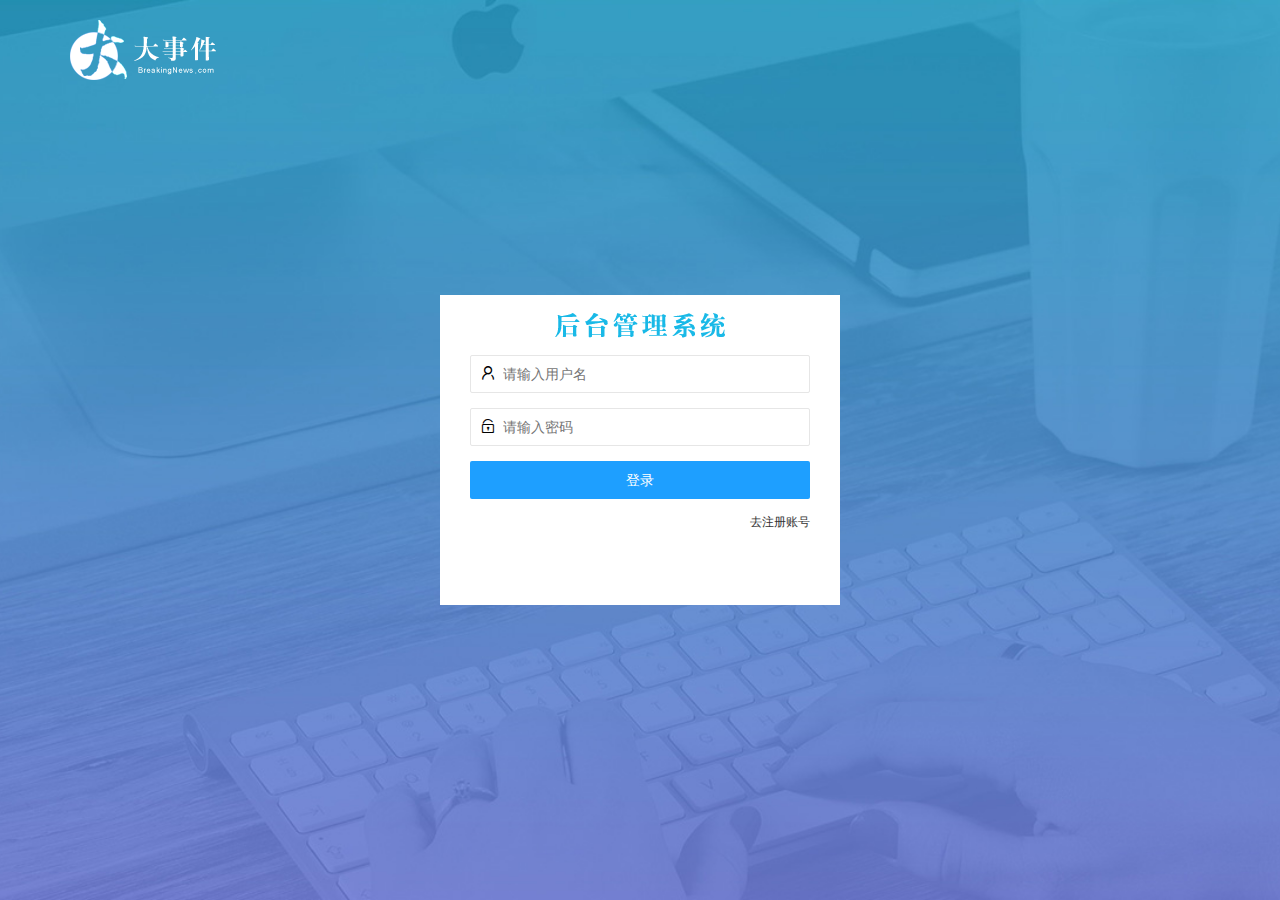
<file: login.html>
<!DOCTYPE html>
<html lang="en">

<head>
    <meta charset="UTF-8">
    <meta name="viewport" content="width=device-width, initial-scale=1.0">
    <title>大事件—登录/注册页面</title>
    <!-- 引入layui的css样式 -->
    <link rel="stylesheet" href="/assets/lib/layui/css/layui.css">
    <!-- 引入自己的css样式文件 -->
    <link rel="stylesheet" href="/assets/css/login.css">
</head>

<body>
    <!-- 头部的 logo 区域 -->
    <div class="layui-main">
        <img src="/assets/images/logo.png" alt="">
    </div>
    <!-- 登录注册区域 -->
    <div class="loginAndRegBox">
        <div class="titleBox"></div>
        <!-- 登录区域 -->
        <div class="login-box" >
            <!-- 登录表单 -->
            <form class="layui-form" action="" id="form_login">
                <!-- 用户名 -->
                <div class="layui-form-item">
                    <i class="layui-icon layui-icon-username"></i>
                    <input type="text" name="username" required lay-verify="required" placeholder="请输入用户名"
                        autocomplete="off" class="layui-input">
                </div>
                <!-- 密码 -->
                <div class="layui-form-item">
                    <i class="layui-icon layui-icon-password"></i>
                    <input type="password" name="password" required lay-verify="required|pwd" placeholder="请输入密码"
                        autocomplete="off" class="layui-input">
                </div>
                <!-- 登录按钮 -->
                <div class="layui-form-item">
                    <!-- lay-submit属性必须存在，后面会有submit事件绑定 -->
                    <button class="layui-btn layui-btn-normal layui-btn-fluid" lay-submit>登录</button>
                </div>
                <!-- a链接 -->
                <div class="layui-form-item links">
                    <a href="javascript:;" id="link_reg">去注册账号</a>
                </div>
            </form>
        </div>
        <!-- 注册区域 -->
        <div class="reg-box" style="display: none;">
            <!-- 注册表单 -->
            <form class="layui-form" action="" id="form_reg">
                <!-- 用户名 -->
                <div class="layui-form-item">
                    <i class="layui-icon layui-icon-username"></i>
                    <input type="text" name="username" required lay-verify="required" placeholder="请输入用户名"
                        autocomplete="off" class="layui-input">
                </div>
                <!-- 密码 -->
                <div class="layui-form-item">
                    <i class="layui-icon layui-icon-password"></i>
                    <input type="password" name="password" required lay-verify="required|pwd" placeholder="请输入密码"
                        autocomplete="off" class="layui-input">
                </div>
                <!-- 确认密码 -->
                <div class="layui-form-item">
                    <i class="layui-icon layui-icon-password"></i>
                    <input type="password" name="repassword" required lay-verify="required|pwd|repwd"
                        placeholder="再次确认密码" autocomplete="off" class="layui-input">
                </div>
                <!-- 注册按钮 -->
                <div class="layui-form-item">
                    <!-- lay-submit属性必须存在，后面会有submit事件绑定 -->
                    <button class="layui-btn layui-btn-normal layui-btn-fluid" lay-submit>注册</button>
                </div>
                <!-- a链接 -->
                <div class="layui-form-item links">
                    <a href="javascript:;" id="link_login">去登录</a>
                </div>
            </form>

        </div>
    </div>

    <!-- 0.引入layui的js样式(引入带all的写在最低端) -->
    <script src="/assets/lib/layui/layui.all.js"></script>
    <!-- 1.引入jQuery -->
    <script src="/assets/lib/jquery.js"></script>
    <!-- 2.引入baseAPI.js -->
    <script src="/assets/js/baseAPI.js"></script>
    <!-- 2.引入login.js -->
    <script src="/assets/js/login.js"></script>

</body>

</html>
</file>
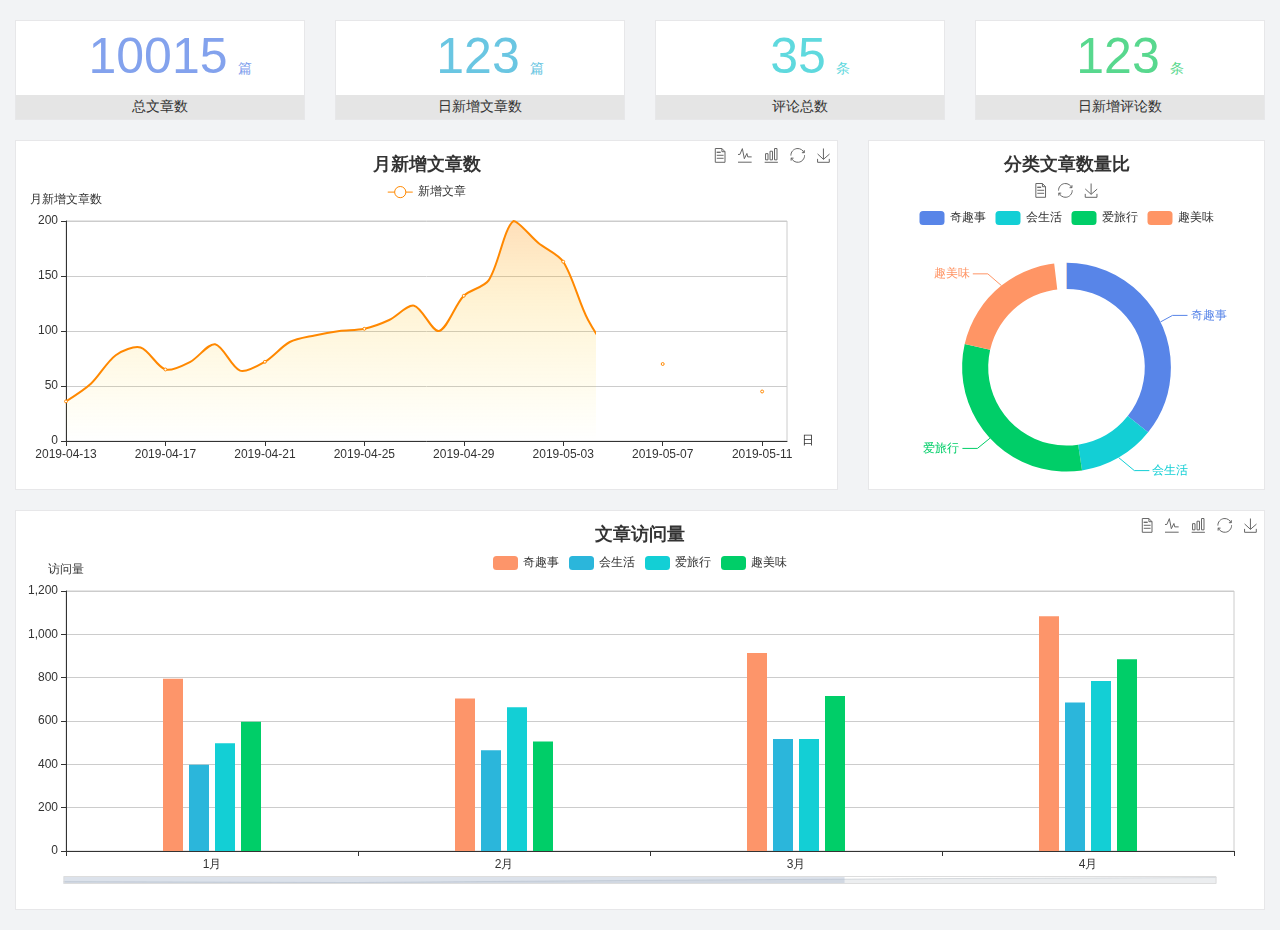
<file: home/dashboard.html>
<!DOCTYPE html>
<html lang="en">

<head>
  <meta charset="UTF-8">
  <meta name="viewport" content="width=device-width, initial-scale=1.0">
  <meta http-equiv="X-UA-Compatible" content="ie=edge">
  <title>图表统计</title>
  <link rel="stylesheet" href="../assets/lib/bootstrap.css" />
  <link rel="stylesheet" href="../assets/lib/main.css" />
  <script src="../assets/lib/jquery.js"></script>
  <script type="text/javascript" src="../assets/lib/echarts.min.js"></script>
</head>

<body>
  <div class="container-fluid">
    <div class="row spannel_list">
      <div class="col-sm-3 col-xs-6">
        <div class="spannel">
          <em>10015</em><span>篇</span>
          <b>总文章数</b>
        </div>
      </div>
      <div class="col-sm-3 col-xs-6">
        <div class="spannel scolor01">
          <em>123</em><span>篇</span>
          <b>日新增文章数</b>
        </div>
      </div>
      <div class="col-sm-3 col-xs-6">
        <div class="spannel scolor02">
          <em>35</em><span>条</span>
          <b>评论总数</b>
        </div>
      </div>
      <div class="col-sm-3 col-xs-6">
        <div class="spannel scolor03">
          <em>123</em><span>条</span>
          <b>日新增评论数</b>
        </div>
      </div>
    </div>
  </div>

  <div class="container-fluid">
    <div class="row curve-pie">
      <div class="col-lg-8 col-md-8">
        <div class="gragh_pannel" id="curve_show"></div>
      </div>
      <div class="col-lg-4 col-md-4">
        <div class="gragh_pannel" id="pie_show"></div>
      </div>
    </div>
  </div>

  <div class="container-fluid">
    <div class="column_pannel" id="column_show"></div>
  </div>

  <script>
    var oChart = echarts.init(document.getElementById('curve_show'));
    var aList_all = [
      { 'count': 36, 'date': '2019-04-13' },
      { 'count': 52, 'date': '2019-04-14' },
      { 'count': 78, 'date': '2019-04-15' },
      { 'count': 85, 'date': '2019-04-16' },
      { 'count': 65, 'date': '2019-04-17' },
      { 'count': 72, 'date': '2019-04-18' },
      { 'count': 88, 'date': '2019-04-19' },
      { 'count': 64, 'date': '2019-04-20' },
      { 'count': 72, 'date': '2019-04-21' },
      { 'count': 90, 'date': '2019-04-22' },
      { 'count': 96, 'date': '2019-04-23' },
      { 'count': 100, 'date': '2019-04-24' },
      { 'count': 102, 'date': '2019-04-25' },
      { 'count': 110, 'date': '2019-04-26' },
      { 'count': 123, 'date': '2019-04-27' },
      { 'count': 100, 'date': '2019-04-28' },
      { 'count': 132, 'date': '2019-04-29' },
      { 'count': 146, 'date': '2019-04-30' },
      { 'count': 200, 'date': '2019-05-01' },
      { 'count': 180, 'date': '2019-05-02' },
      { 'count': 163, 'date': '2019-05-03' },
      { 'count': 110, 'date': '2019-05-04' },
      { 'count': 80, 'date': '2019-05-05' },
      { 'count': 82, 'date': '2019-05-06' },
      { 'count': 70, 'date': '2019-05-07' },
      { 'count': 65, 'date': '2019-05-08' },
      { 'count': 54, 'date': '2019-05-09' },
      { 'count': 40, 'date': '2019-05-10' },
      { 'count': 45, 'date': '2019-05-11' },
      { 'count': 38, 'date': '2019-05-12' },
    ];

    let aCount = [];
    let aDate = [];

    for (var i = 0; i < aList_all.length; i++) {
      aCount.push(aList_all[i].count);
      aDate.push(aList_all[i].date);
    }

    var chartopt = {
      title: {
        text: '月新增文章数',
        left: 'center',
        top: '10'
      },
      tooltip: {
        trigger: 'axis'
      },
      legend: {
        data: ['新增文章'],
        top: '40'
      },
      toolbox: {
        show: true,
        feature: {
          mark: { show: true },
          dataView: { show: true, readOnly: false },
          magicType: { show: true, type: ['line', 'bar'] },
          restore: { show: true },
          saveAsImage: { show: true }
        }
      },
      calculable: true,
      xAxis: [
        {
          name: '日',
          type: 'category',
          boundaryGap: false,
          data: aDate
        }
      ],
      yAxis: [
        {
          name: '月新增文章数',
          type: 'value'
        }
      ],
      series: [
        {
          name: '新增文章',
          type: 'line',
          smooth: true,
          itemStyle: { normal: { areaStyle: { type: 'default' }, color: '#f80' }, lineStyle: { color: '#f80' } },
          data: aCount
        }],
      areaStyle: {
        normal: {
          color: new echarts.graphic.LinearGradient(0, 0, 0, 1, [{
            offset: 0,
            color: 'rgba(255,136,0,0.39)'
          }, {
            offset: .34,
            color: 'rgba(255,180,0,0.25)'
          }, {
            offset: 1,
            color: 'rgba(255,222,0,0.00)'
          }])

        }
      },
      grid: {
        show: true,
        x: 50,
        x2: 50,
        y: 80,
        height: 220
      }
    };

    oChart.setOption(chartopt);


    var oPie = echarts.init(document.getElementById('pie_show'));
    var oPieopt =
    {
      title: {
        top: 10,
        text: '分类文章数量比',
        x: 'center'
      },
      tooltip: {
        trigger: 'item',
        formatter: "{a} <br/>{b} : {c} ({d}%)"
      },
      color: ['#5885e8', '#13cfd5', '#00ce68', '#ff9565'],
      legend: {
        x: 'center',
        top: 65,
        data: ['奇趣事', '会生活', '爱旅行', '趣美味']
      },
      toolbox: {
        show: true,
        x: 'center',
        top: 35,
        feature: {
          mark: { show: true },
          dataView: { show: true, readOnly: false },
          magicType: {
            show: true,
            type: ['pie', 'funnel'],
            option: {
              funnel: {
                x: '25%',
                width: '50%',
                funnelAlign: 'left',
                max: 1548
              }
            }
          },
          restore: { show: true },
          saveAsImage: { show: true }
        }
      },
      calculable: true,
      series: [
        {
          name: '访问来源',
          type: 'pie',
          radius: ['45%', '60%'],
          center: ['50%', '65%'],
          data: [
            { value: 300, name: '奇趣事' },
            { value: 100, name: '会生活' },
            { value: 260, name: '爱旅行' },
            { value: 180, name: '趣美味' }
          ]
        }
      ]
    };
    oPie.setOption(oPieopt);



    var oColumn = this.echarts.init(document.getElementById('column_show'));
    var oColumnopt =
    {
      title: {
        text: '文章访问量',
        left: 'center',
        top: '10'
      },
      tooltip: {
        trigger: 'axis'
      },
      legend: {
        data: ['奇趣事', '会生活', '爱旅行', '趣美味'],
        top: '40'
      },
      toolbox: {
        show: true,
        feature: {
          mark: { show: true },
          dataView: { show: true, readOnly: false },
          magicType: { show: true, type: ['line', 'bar'] },
          restore: { show: true },
          saveAsImage: { show: true }
        }
      },
      calculable: true,
      xAxis: [
        {
          type: 'category',
          data: ['1月', '2月', '3月', '4月', '5月']
        }
      ],
      yAxis: [
        {
          name: '访问量',
          type: 'value'
        }
      ],
      series: [
        {
          name: '奇趣事',
          type: 'bar',
          barWidth: 20,
          itemStyle: {
            normal: { areaStyle: { type: 'default' }, color: '#fd956a' }
          },
          data: [800, 708, 920, 1090, 1200]
        },
        {
          name: '会生活',
          type: 'bar',
          barWidth: 20,
          itemStyle: {
            normal: { areaStyle: { type: 'default' }, color: '#2bb6db' }
          },
          data: [400, 468, 520, 690, 800]
        },
        {
          name: '爱旅行',
          type: 'bar',
          barWidth: 20,
          itemStyle: {
            normal: { areaStyle: { type: 'default' }, color: '#13cfd5' }
          },
          data: [500, 668, 520, 790, 900]
        },
        {
          name: '趣美味',
          type: 'bar',
          barWidth: 20,
          itemStyle: {
            normal: { areaStyle: { type: 'default' }, color: '#00ce68' }
          },
          data: [600, 508, 720, 890, 1000]
        }
      ],
      grid: {
        show: true,
        x: 50,
        x2: 30,
        y: 80,
        height: 260
      },
      dataZoom: [//给x轴设置滚动条
        {
          start: 0,//默认为0
          end: 100 - 1000 / 31,//默认为100
          type: 'slider',
          show: true,
          xAxisIndex: [0],
          handleSize: 0,//滑动条的 左右2个滑动条的大小
          height: 8,//组件高度
          left: 45, //左边的距离
          right: 50,//右边的距离
          bottom: 26,//右边的距离
          handleColor: '#ddd',//h滑动图标的颜色
          handleStyle: {
            borderColor: "#cacaca",
            borderWidth: "1",
            shadowBlur: 2,
            background: "#ddd",
            shadowColor: "#ddd",
          }
        }]
    };
    oColumn.setOption(oColumnopt);
  </script>
</body>

</html>
</file>
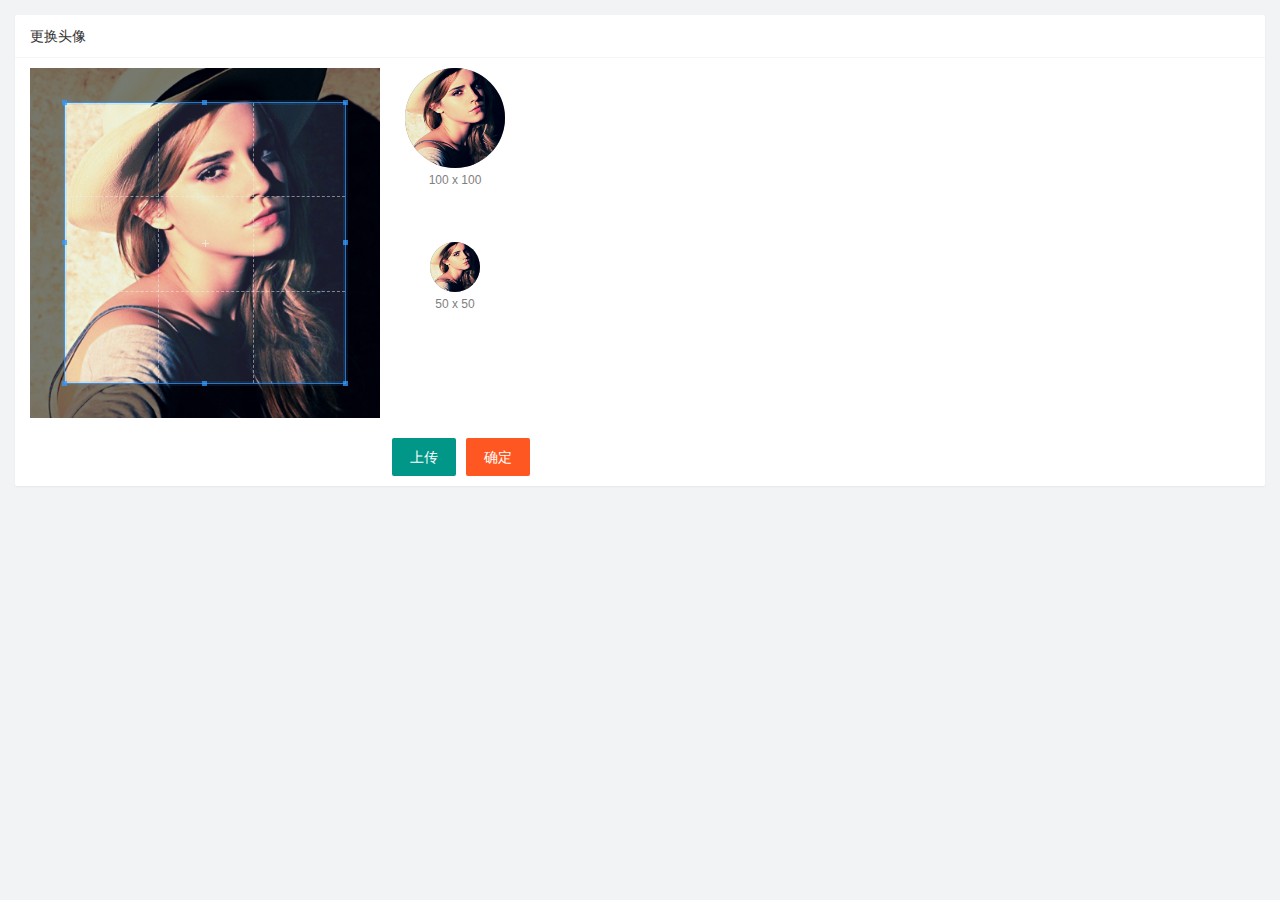
<file: user/user_avatar.html>
<!DOCTYPE html>
<html lang="en">

<head>
    <meta charset="UTF-8">
    <meta name="viewport" content="width=device-width, initial-scale=1.0">
    <title>Document</title>
    <!-- 引入layui.css -->
    <link rel="stylesheet" href="/assets/lib/layui/css/layui.css">
    <!-- 引入cropper.css 样式表 -->
    <link rel="stylesheet" href="/assets/lib/cropper/cropper.css" />
    <!-- 引入自己的css -->
    <link rel="stylesheet" href="/assets/css/user/user_avatar.css">
</head>

<body>
    <div class="layui-card">
        <div class="layui-card-header">更换头像</div>
        <div class="layui-card-body">
 <!-- 第一行的图片裁剪和预览区域 -->
 <div class="row1">
    <!-- 图片裁剪区域 -->
    <div class="cropper-box">
      <!-- 这个 img 标签很重要，将来会把它初始化为裁剪区域 -->
      <img id="image" src="/assets/images/sample.jpg" />
    </div>
    <!-- 图片的预览区域 -->
    <div class="preview-box">
      <div>
        <!-- 宽高为 100px 的预览区域 -->
        <div class="img-preview w100"></div>
        <p class="size">100 x 100</p>
      </div>
      <div>
        <!-- 宽高为 50px 的预览区域 -->
        <div class="img-preview w50"></div>
        <p class="size">50 x 50</p>
      </div>
    </div>
  </div>

  <!-- 第二行的按钮区域 -->
  <div class="row2">
      <input type="file" id="file" accept="image/png,image/jpg">
    <button type="button" id="btnChooseImage" class="layui-btn" >上传</button>
    <button type="button" id="btnUpload" class="layui-btn layui-btn-danger">确定</button>
  </div>
        </div>
    </div>
    <script src="/assets/lib/layui/layui.all.js"></script>
    <script src="/assets/lib/jquery.js"></script>
    <script src="/assets/lib/cropper/Cropper.js"></script>
    <script src="/assets/lib/cropper/jquery-cropper.js"></script>
    <script src="/assets/js/baseAPI.js"></script>
    <script src="/assets/js/user/user_avatar.js"></script>
</body>

</html>
</file>
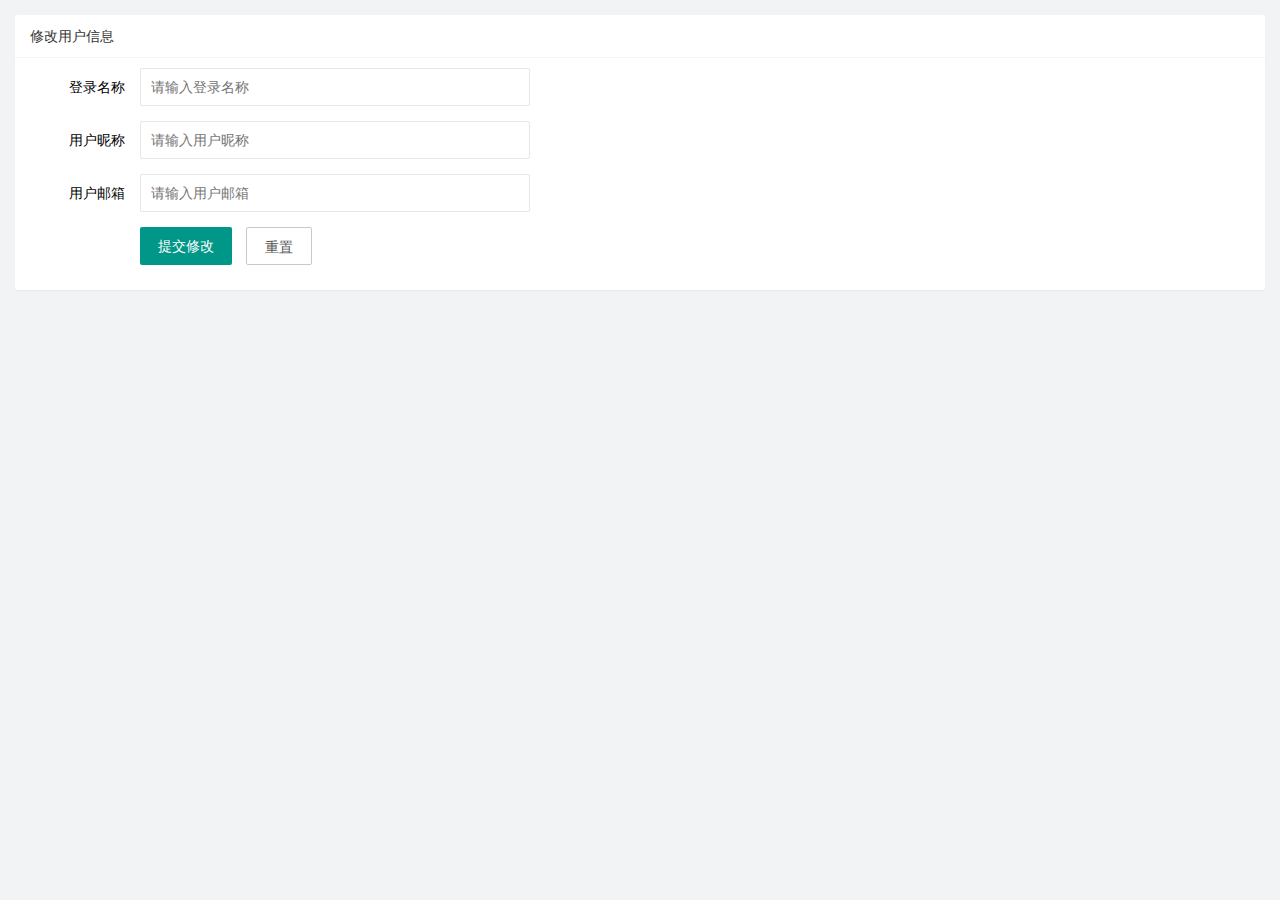
<file: user/user_info.html>
<!DOCTYPE html>
<html lang="en">

<head>
    <meta charset="UTF-8">
    <meta name="viewport" content="width=device-width, initial-scale=1.0">
    <title>修改用户信息</title>
    <!-- 引入layui样式 -->
    <link rel="stylesheet" href="/assets/lib/layui/css/layui.css">
    <!-- 引入自己的css样式 -->
    <link rel="stylesheet" href="/assets/css/user/user_info.css">
</head>

<body>
    <div class="layui-card">
        <div class="layui-card-header">修改用户信息</div>
        <div class="layui-card-body">
            <form class="layui-form" lay-filter="formUserInfo">
                <!-- 隐藏域保存id -->
                <input type="hidden" name="id">
                <div class="layui-form-item">
                    <label class="layui-form-label">登录名称</label>
                    <div class="layui-input-block">
                        <input  type="text" name="username" readonly required lay-verify="required" placeholder="请输入登录名称"
                            autocomplete="off" class="layui-input">
                    </div>
                </div>
                <div class="layui-form-item">
                    <label class="layui-form-label">用户昵称</label>
                    <div class="layui-input-block">
                        <input type="text" name="nickname" required lay-verify="required|nickname" placeholder="请输入用户昵称"
                            autocomplete="off" class="layui-input">
                    </div>
                </div>
                <div class="layui-form-item">
                    <label class="layui-form-label">用户邮箱</label>
                    <div class="layui-input-block">
                        <input type="text" name="email" required lay-verify="required|email" placeholder="请输入用户邮箱"
                            autocomplete="off" class="layui-input">
                    </div>
                </div>
                <div class="layui-form-item">
                    <div class="layui-input-block">
                      <button class="layui-btn" lay-submit lay-filter="formDemo">提交修改</button>
                      <button id="btnReset" type="reset" class="layui-btn layui-btn-primary">重置</button>
                    </div>
                  </div>
            </form>
        </div>
    </div>
    <script src="/assets/lib/layui/layui.all.js"></script>
    <script src="/assets/lib/jquery.js"></script>
    <script src="/assets/js/baseAPI.js"></script>
    <script src="/assets/js/user/user_info.js"></script>
</body>

</html>
</file>
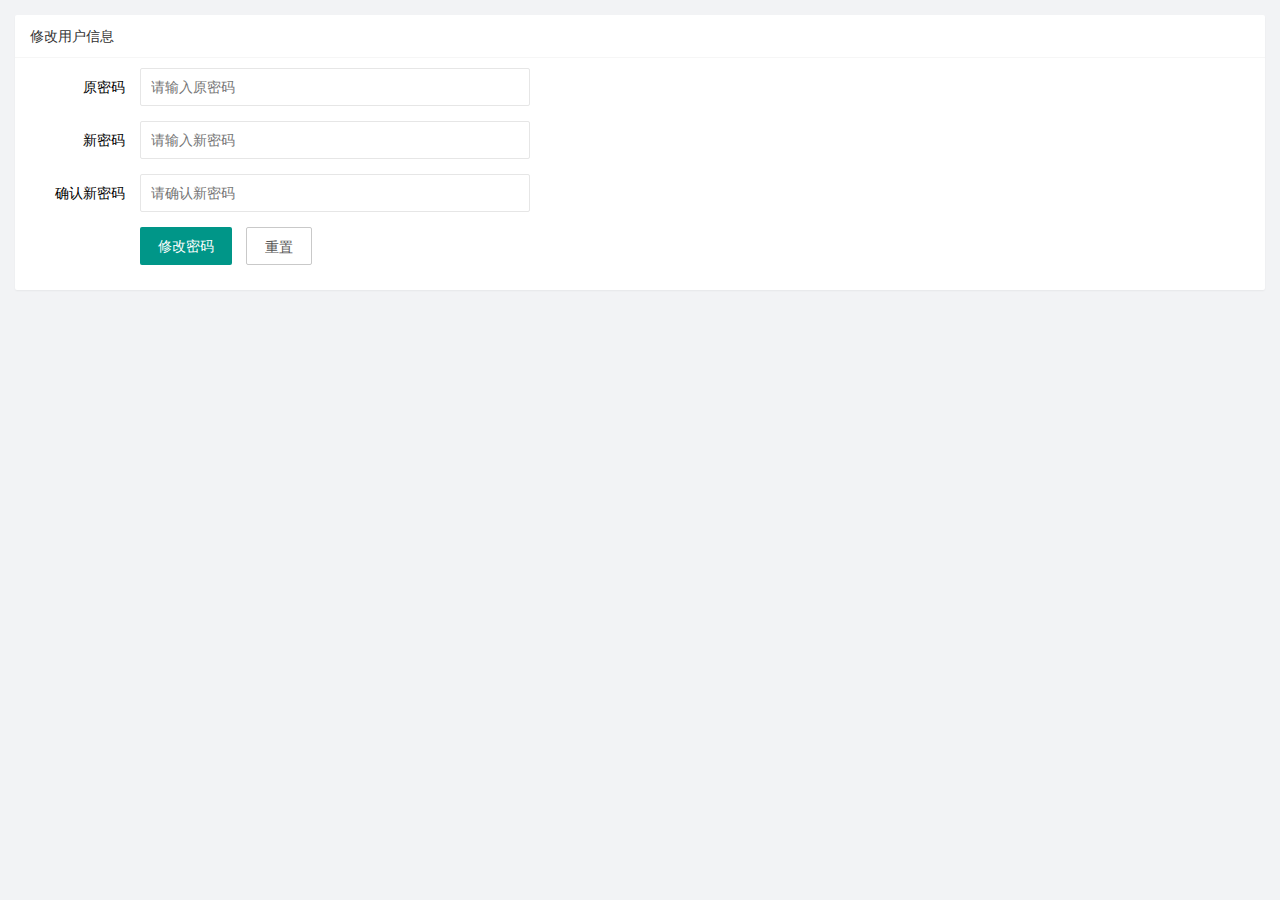
<file: user/user_pwd.html>
<!DOCTYPE html>
<html lang="en">

<head>
    <meta charset="UTF-8">
    <meta name="viewport" content="width=device-width, initial-scale=1.0">
    <title>Document</title>
    <!-- 引入layui样式 -->
    <link rel="stylesheet" href="/assets/lib/layui/css/layui.css">
    <!-- 引入自己的css样式 -->
    <link rel="stylesheet" href="/assets/css/user/user_pwd.css">
</head>

<body>
    <div class="layui-card">
        <div class="layui-card-header">修改用户信息</div>
        <div class="layui-card-body">
            <form class="layui-form">
                <div class="layui-form-item">
                    <label class="layui-form-label">原密码</label>
                    <div class="layui-input-block">
                        <input type="text" name="oldPwd" required lay-verify="required|pwd" placeholder="请输入原密码"
                            autocomplete="off" class="layui-input">
                    </div>
                </div>
                <div class="layui-form-item">
                    <label class="layui-form-label">新密码</label>
                    <div class="layui-input-block">
                        <input type="text" name="newPwd" required lay-verify="required|pwd|samePwd" placeholder="请输入新密码"
                            autocomplete="off" class="layui-input">
                    </div>
                </div>
                <div class="layui-form-item">
                    <label class="layui-form-label">确认新密码</label>
                    <div class="layui-input-block">
                        <input type="text" name="rePwd" required lay-verify="required|pwd|rePwd" placeholder="请确认新密码"
                            autocomplete="off" class="layui-input">
                    </div>
                </div>
                <div class="layui-form-item">
                    <div class="layui-input-block">
                        <button class="layui-btn" lay-submit lay-filter="formDemo">修改密码</button>
                        <button type="reset" class="layui-btn layui-btn-primary">重置</button>
                    </div>
                </div>
            </form>
        </div>
    </div>
    <script src="/assets/lib/layui/layui.all.js"></script>
    <script src="/assets/lib/jquery.js"></script>
    <script src="/assets/js/baseAPI.js"></script>
    <script src="/assets/js/user/user_pwd.js"></script>
</body>

</html>
</file>
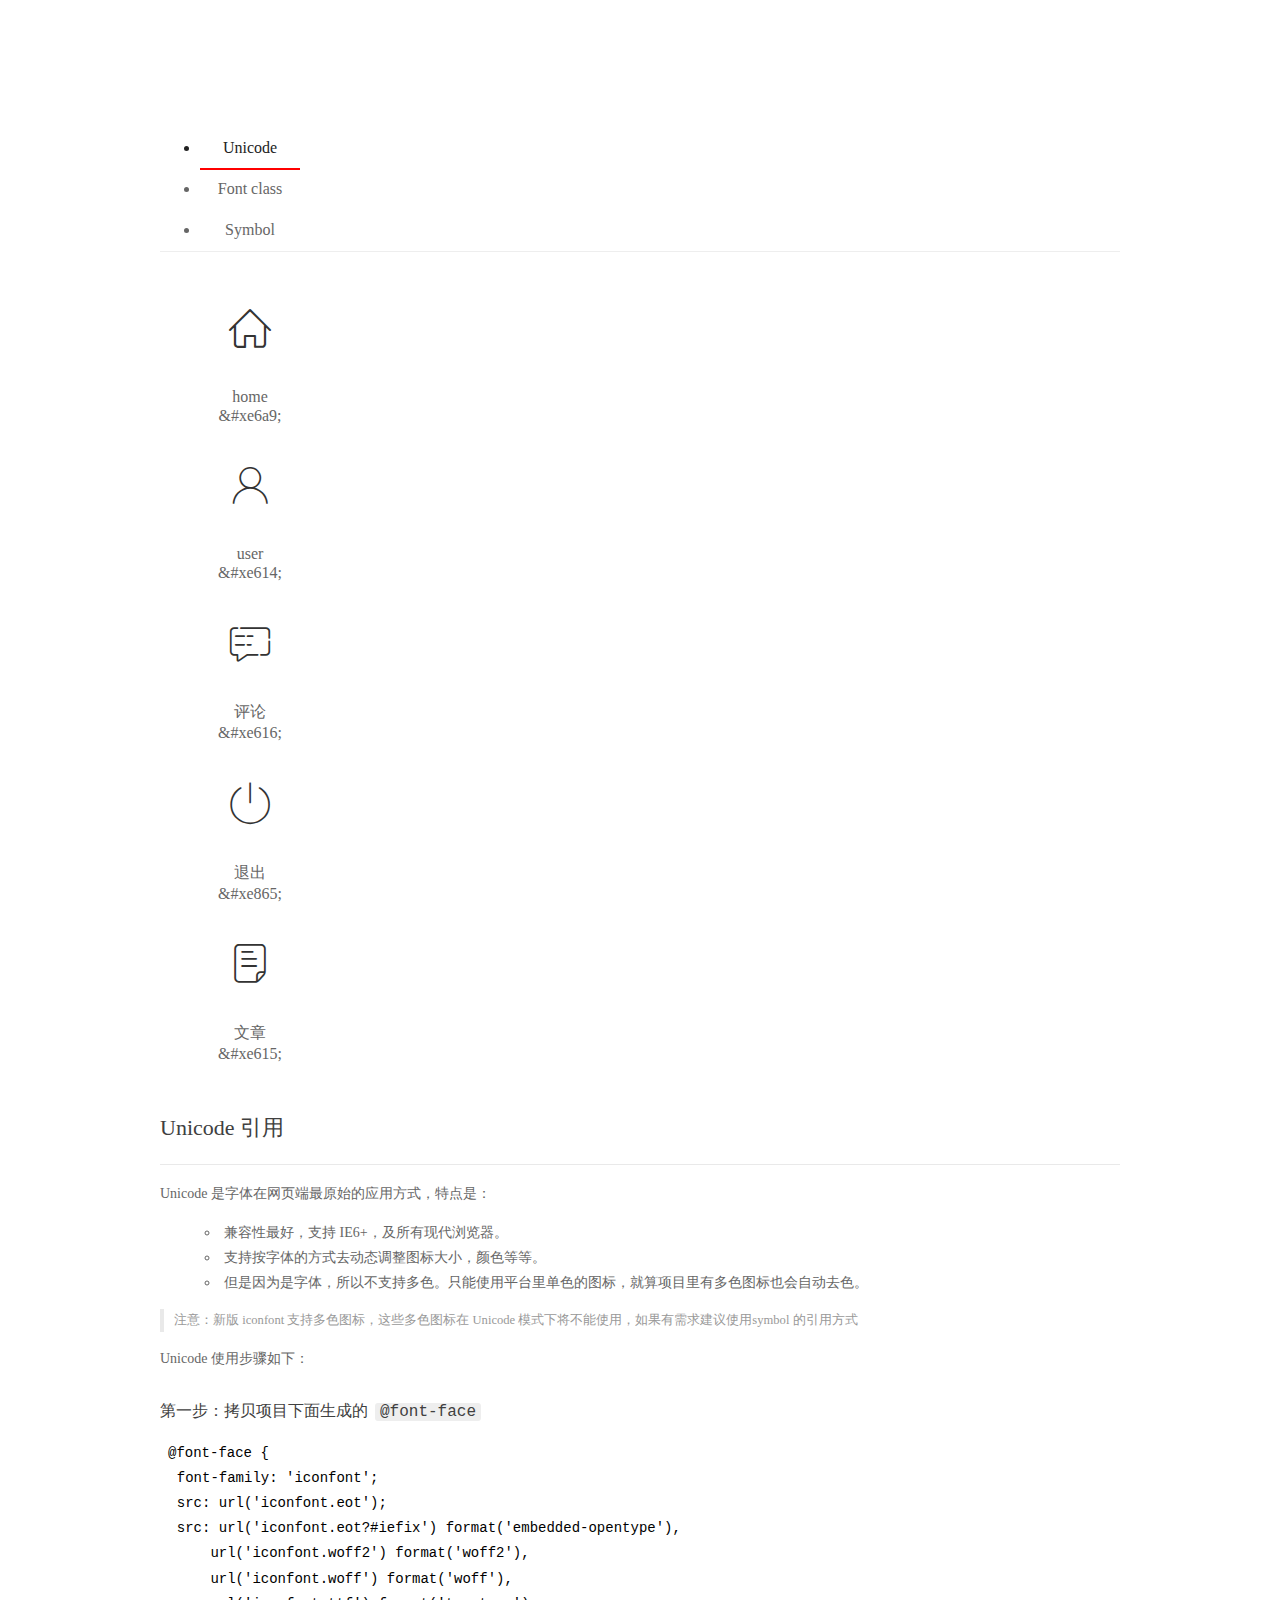
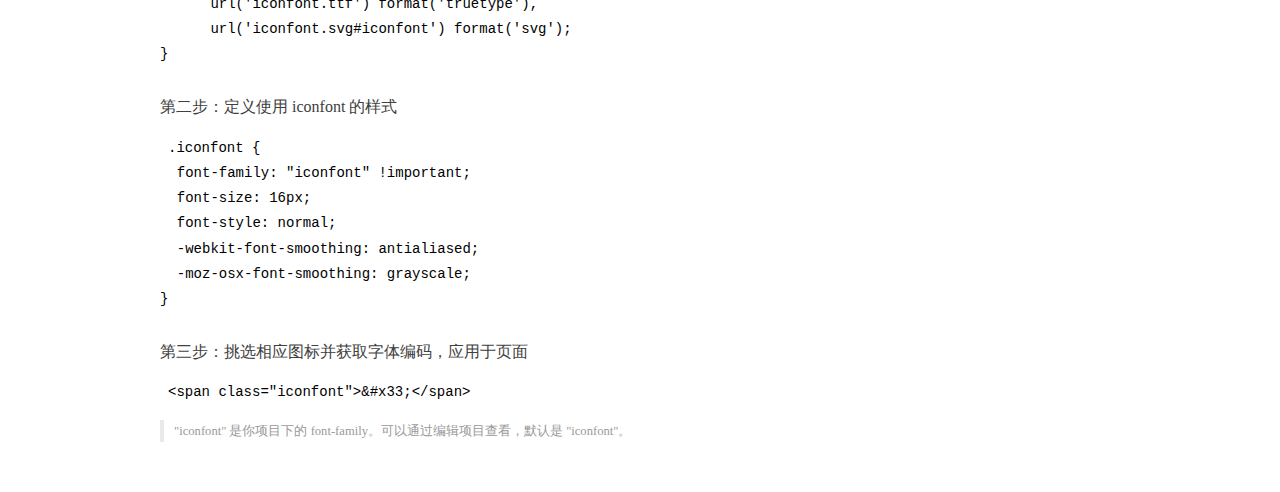
<file: assets/fonts/demo_index.html>
<!DOCTYPE html>
<html>
<head>
  <meta charset="utf-8"/>
  <title>IconFont Demo</title>
  <link rel="shortcut icon" href="https://gtms04.alicdn.com/tps/i4/TB1_oz6GVXXXXaFXpXXJDFnIXXX-64-64.ico" type="image/x-icon"/>
  <link rel="stylesheet" href="https://g.alicdn.com/thx/cube/1.3.2/cube.min.css">
  <link rel="stylesheet" href="demo.css">
  <link rel="stylesheet" href="iconfont.css">
  <script src="iconfont.js"></script>
  <!-- jQuery -->
  <script src="https://a1.alicdn.com/oss/uploads/2018/12/26/7bfddb60-08e8-11e9-9b04-53e73bb6408b.js"></script>
  <!-- 代码高亮 -->
  <script src="https://a1.alicdn.com/oss/uploads/2018/12/26/a3f714d0-08e6-11e9-8a15-ebf944d7534c.js"></script>
</head>
<body>
  <div class="main">
    <h1 class="logo"><a href="https://www.iconfont.cn/" title="iconfont 首页" target="_blank">&#xe86b;</a></h1>
    <div class="nav-tabs">
      <ul id="tabs" class="dib-box">
        <li class="dib active"><span>Unicode</span></li>
        <li class="dib"><span>Font class</span></li>
        <li class="dib"><span>Symbol</span></li>
      </ul>
      
    </div>
    <div class="tab-container">
      <div class="content unicode" style="display: block;">
          <ul class="icon_lists dib-box">
          
            <li class="dib">
              <span class="icon iconfont">&#xe6a9;</span>
                <div class="name">home</div>
                <div class="code-name">&amp;#xe6a9;</div>
              </li>
          
            <li class="dib">
              <span class="icon iconfont">&#xe614;</span>
                <div class="name">user</div>
                <div class="code-name">&amp;#xe614;</div>
              </li>
          
            <li class="dib">
              <span class="icon iconfont">&#xe616;</span>
                <div class="name">评论</div>
                <div class="code-name">&amp;#xe616;</div>
              </li>
          
            <li class="dib">
              <span class="icon iconfont">&#xe865;</span>
                <div class="name">退出</div>
                <div class="code-name">&amp;#xe865;</div>
              </li>
          
            <li class="dib">
              <span class="icon iconfont">&#xe615;</span>
                <div class="name">文章</div>
                <div class="code-name">&amp;#xe615;</div>
              </li>
          
          </ul>
          <div class="article markdown">
          <h2 id="unicode-">Unicode 引用</h2>
          <hr>

          <p>Unicode 是字体在网页端最原始的应用方式，特点是：</p>
          <ul>
            <li>兼容性最好，支持 IE6+，及所有现代浏览器。</li>
            <li>支持按字体的方式去动态调整图标大小，颜色等等。</li>
            <li>但是因为是字体，所以不支持多色。只能使用平台里单色的图标，就算项目里有多色图标也会自动去色。</li>
          </ul>
          <blockquote>
            <p>注意：新版 iconfont 支持多色图标，这些多色图标在 Unicode 模式下将不能使用，如果有需求建议使用symbol 的引用方式</p>
          </blockquote>
          <p>Unicode 使用步骤如下：</p>
          <h3 id="-font-face">第一步：拷贝项目下面生成的 <code>@font-face</code></h3>
<pre><code class="language-css"
>@font-face {
  font-family: 'iconfont';
  src: url('iconfont.eot');
  src: url('iconfont.eot?#iefix') format('embedded-opentype'),
      url('iconfont.woff2') format('woff2'),
      url('iconfont.woff') format('woff'),
      url('iconfont.ttf') format('truetype'),
      url('iconfont.svg#iconfont') format('svg');
}
</code></pre>
          <h3 id="-iconfont-">第二步：定义使用 iconfont 的样式</h3>
<pre><code class="language-css"
>.iconfont {
  font-family: "iconfont" !important;
  font-size: 16px;
  font-style: normal;
  -webkit-font-smoothing: antialiased;
  -moz-osx-font-smoothing: grayscale;
}
</code></pre>
          <h3 id="-">第三步：挑选相应图标并获取字体编码，应用于页面</h3>
<pre>
<code class="language-html"
>&lt;span class="iconfont"&gt;&amp;#x33;&lt;/span&gt;
</code></pre>
          <blockquote>
            <p>"iconfont" 是你项目下的 font-family。可以通过编辑项目查看，默认是 "iconfont"。</p>
          </blockquote>
          </div>
      </div>
      <div class="content font-class">
        <ul class="icon_lists dib-box">
          
          <li class="dib">
            <span class="icon iconfont icon-home"></span>
            <div class="name">
              home
            </div>
            <div class="code-name">.icon-home
            </div>
          </li>
          
          <li class="dib">
            <span class="icon iconfont icon-user"></span>
            <div class="name">
              user
            </div>
            <div class="code-name">.icon-user
            </div>
          </li>
          
          <li class="dib">
            <span class="icon iconfont icon-pinglun"></span>
            <div class="name">
              评论
            </div>
            <div class="code-name">.icon-pinglun
            </div>
          </li>
          
          <li class="dib">
            <span class="icon iconfont icon-tuichu"></span>
            <div class="name">
              退出
            </div>
            <div class="code-name">.icon-tuichu
            </div>
          </li>
          
          <li class="dib">
            <span class="icon iconfont icon-16"></span>
            <div class="name">
              文章
            </div>
            <div class="code-name">.icon-16
            </div>
          </li>
          
        </ul>
        <div class="article markdown">
        <h2 id="font-class-">font-class 引用</h2>
        <hr>

        <p>font-class 是 Unicode 使用方式的一种变种，主要是解决 Unicode 书写不直观，语意不明确的问题。</p>
        <p>与 Unicode 使用方式相比，具有如下特点：</p>
        <ul>
          <li>兼容性良好，支持 IE8+，及所有现代浏览器。</li>
          <li>相比于 Unicode 语意明确，书写更直观。可以很容易分辨这个 icon 是什么。</li>
          <li>因为使用 class 来定义图标，所以当要替换图标时，只需要修改 class 里面的 Unicode 引用。</li>
          <li>不过因为本质上还是使用的字体，所以多色图标还是不支持的。</li>
        </ul>
        <p>使用步骤如下：</p>
        <h3 id="-fontclass-">第一步：引入项目下面生成的 fontclass 代码：</h3>
<pre><code class="language-html">&lt;link rel="stylesheet" href="./iconfont.css"&gt;
</code></pre>
        <h3 id="-">第二步：挑选相应图标并获取类名，应用于页面：</h3>
<pre><code class="language-html">&lt;span class="iconfont icon-xxx"&gt;&lt;/span&gt;
</code></pre>
        <blockquote>
          <p>"
            iconfont" 是你项目下的 font-family。可以通过编辑项目查看，默认是 "iconfont"。</p>
        </blockquote>
      </div>
      </div>
      <div class="content symbol">
          <ul class="icon_lists dib-box">
          
            <li class="dib">
                <svg class="icon svg-icon" aria-hidden="true">
                  <use xlink:href="#icon-home"></use>
                </svg>
                <div class="name">home</div>
                <div class="code-name">#icon-home</div>
            </li>
          
            <li class="dib">
                <svg class="icon svg-icon" aria-hidden="true">
                  <use xlink:href="#icon-user"></use>
                </svg>
                <div class="name">user</div>
                <div class="code-name">#icon-user</div>
            </li>
          
            <li class="dib">
                <svg class="icon svg-icon" aria-hidden="true">
                  <use xlink:href="#icon-pinglun"></use>
                </svg>
                <div class="name">评论</div>
                <div class="code-name">#icon-pinglun</div>
            </li>
          
            <li class="dib">
                <svg class="icon svg-icon" aria-hidden="true">
                  <use xlink:href="#icon-tuichu"></use>
                </svg>
                <div class="name">退出</div>
                <div class="code-name">#icon-tuichu</div>
            </li>
          
            <li class="dib">
                <svg class="icon svg-icon" aria-hidden="true">
                  <use xlink:href="#icon-16"></use>
                </svg>
                <div class="name">文章</div>
                <div class="code-name">#icon-16</div>
            </li>
          
          </ul>
          <div class="article markdown">
          <h2 id="symbol-">Symbol 引用</h2>
          <hr>

          <p>这是一种全新的使用方式，应该说这才是未来的主流，也是平台目前推荐的用法。相关介绍可以参考这篇<a href="">文章</a>
            这种用法其实是做了一个 SVG 的集合，与另外两种相比具有如下特点：</p>
          <ul>
            <li>支持多色图标了，不再受单色限制。</li>
            <li>通过一些技巧，支持像字体那样，通过 <code>font-size</code>, <code>color</code> 来调整样式。</li>
            <li>兼容性较差，支持 IE9+，及现代浏览器。</li>
            <li>浏览器渲染 SVG 的性能一般，还不如 png。</li>
          </ul>
          <p>使用步骤如下：</p>
          <h3 id="-symbol-">第一步：引入项目下面生成的 symbol 代码：</h3>
<pre><code class="language-html">&lt;script src="./iconfont.js"&gt;&lt;/script&gt;
</code></pre>
          <h3 id="-css-">第二步：加入通用 CSS 代码（引入一次就行）：</h3>
<pre><code class="language-html">&lt;style&gt;
.icon {
  width: 1em;
  height: 1em;
  vertical-align: -0.15em;
  fill: currentColor;
  overflow: hidden;
}
&lt;/style&gt;
</code></pre>
          <h3 id="-">第三步：挑选相应图标并获取类名，应用于页面：</h3>
<pre><code class="language-html">&lt;svg class="icon" aria-hidden="true"&gt;
  &lt;use xlink:href="#icon-xxx"&gt;&lt;/use&gt;
&lt;/svg&gt;
</code></pre>
          </div>
      </div>

    </div>
  </div>
  <script>
  $(document).ready(function () {
      $('.tab-container .content:first').show()

      $('#tabs li').click(function (e) {
        var tabContent = $('.tab-container .content')
        var index = $(this).index()

        if ($(this).hasClass('active')) {
          return
        } else {
          $('#tabs li').removeClass('active')
          $(this).addClass('active')

          tabContent.hide().eq(index).fadeIn()
        }
      })
    })
  </script>
</body>
</html>
</file>
<file: assets/lib/layui/css/layui.css>
/** layui-v2.5.5 MIT License By https://www.layui.com */
 .layui-inline,img{display:inline-block;vertical-align:middle}h1,h2,h3,h4,h5,h6{font-weight:400}.layui-edge,.layui-header,.layui-inline,.layui-main{position:relative}.layui-body,.layui-edge,.layui-elip{overflow:hidden}.layui-btn,.layui-edge,.layui-inline,img{vertical-align:middle}.layui-btn,.layui-disabled,.layui-icon,.layui-unselect{-moz-user-select:none;-webkit-user-select:none;-ms-user-select:none}.layui-elip,.layui-form-checkbox span,.layui-form-pane .layui-form-label{text-overflow:ellipsis;white-space:nowrap}.layui-breadcrumb,.layui-tree-btnGroup{visibility:hidden}blockquote,body,button,dd,div,dl,dt,form,h1,h2,h3,h4,h5,h6,input,li,ol,p,pre,td,textarea,th,ul{margin:0;padding:0;-webkit-tap-highlight-color:rgba(0,0,0,0)}a:active,a:hover{outline:0}img{border:none}li{list-style:none}table{border-collapse:collapse;border-spacing:0}h4,h5,h6{font-size:100%}button,input,optgroup,option,select,textarea{font-family:inherit;font-size:inherit;font-style:inherit;font-weight:inherit;outline:0}pre{white-space:pre-wrap;white-space:-moz-pre-wrap;white-space:-pre-wrap;white-space:-o-pre-wrap;word-wrap:break-word}body{line-height:24px;font:14px Helvetica Neue,Helvetica,PingFang SC,Tahoma,Arial,sans-serif}hr{height:1px;margin:10px 0;border:0;clear:both}a{color:#333;text-decoration:none}a:hover{color:#777}a cite{font-style:normal;*cursor:pointer}.layui-border-box,.layui-border-box *{box-sizing:border-box}.layui-box,.layui-box *{box-sizing:content-box}.layui-clear{clear:both;*zoom:1}.layui-clear:after{content:'\20';clear:both;*zoom:1;display:block;height:0}.layui-inline{*display:inline;*zoom:1}.layui-edge{display:inline-block;width:0;height:0;border-width:6px;border-style:dashed;border-color:transparent}.layui-edge-top{top:-4px;border-bottom-color:#999;border-bottom-style:solid}.layui-edge-right{border-left-color:#999;border-left-style:solid}.layui-edge-bottom{top:2px;border-top-color:#999;border-top-style:solid}.layui-edge-left{border-right-color:#999;border-right-style:solid}.layui-disabled,.layui-disabled:hover{color:#d2d2d2!important;cursor:not-allowed!important}.layui-circle{border-radius:100%}.layui-show{display:block!important}.layui-hide{display:none!important}@font-face{font-family:layui-icon;src:url(../font/iconfont.eot?v=250);src:url(../font/iconfont.eot?v=250#iefix) format('embedded-opentype'),url(../font/iconfont.woff2?v=250) format('woff2'),url(../font/iconfont.woff?v=250) format('woff'),url(../font/iconfont.ttf?v=250) format('truetype'),url(../font/iconfont.svg?v=250#layui-icon) format('svg')}.layui-icon{font-family:layui-icon!important;font-size:16px;font-style:normal;-webkit-font-smoothing:antialiased;-moz-osx-font-smoothing:grayscale}.layui-icon-reply-fill:before{content:"\e611"}.layui-icon-set-fill:before{content:"\e614"}.layui-icon-menu-fill:before{content:"\e60f"}.layui-icon-search:before{content:"\e615"}.layui-icon-share:before{content:"\e641"}.layui-icon-set-sm:before{content:"\e620"}.layui-icon-engine:before{content:"\e628"}.layui-icon-close:before{content:"\1006"}.layui-icon-close-fill:before{content:"\1007"}.layui-icon-chart-screen:before{content:"\e629"}.layui-icon-star:before{content:"\e600"}.layui-icon-circle-dot:before{content:"\e617"}.layui-icon-chat:before{content:"\e606"}.layui-icon-release:before{content:"\e609"}.layui-icon-list:before{content:"\e60a"}.layui-icon-chart:before{content:"\e62c"}.layui-icon-ok-circle:before{content:"\1005"}.layui-icon-layim-theme:before{content:"\e61b"}.layui-icon-table:before{content:"\e62d"}.layui-icon-right:before{content:"\e602"}.layui-icon-left:before{content:"\e603"}.layui-icon-cart-simple:before{content:"\e698"}.layui-icon-face-cry:before{content:"\e69c"}.layui-icon-face-smile:before{content:"\e6af"}.layui-icon-survey:before{content:"\e6b2"}.layui-icon-tree:before{content:"\e62e"}.layui-icon-upload-circle:before{content:"\e62f"}.layui-icon-add-circle:before{content:"\e61f"}.layui-icon-download-circle:before{content:"\e601"}.layui-icon-templeate-1:before{content:"\e630"}.layui-icon-util:before{content:"\e631"}.layui-icon-face-surprised:before{content:"\e664"}.layui-icon-edit:before{content:"\e642"}.layui-icon-speaker:before{content:"\e645"}.layui-icon-down:before{content:"\e61a"}.layui-icon-file:before{content:"\e621"}.layui-icon-layouts:before{content:"\e632"}.layui-icon-rate-half:before{content:"\e6c9"}.layui-icon-add-circle-fine:before{content:"\e608"}.layui-icon-prev-circle:before{content:"\e633"}.layui-icon-read:before{content:"\e705"}.layui-icon-404:before{content:"\e61c"}.layui-icon-carousel:before{content:"\e634"}.layui-icon-help:before{content:"\e607"}.layui-icon-code-circle:before{content:"\e635"}.layui-icon-water:before{content:"\e636"}.layui-icon-username:before{content:"\e66f"}.layui-icon-find-fill:before{content:"\e670"}.layui-icon-about:before{content:"\e60b"}.layui-icon-location:before{content:"\e715"}.layui-icon-up:before{content:"\e619"}.layui-icon-pause:before{content:"\e651"}.layui-icon-date:before{content:"\e637"}.layui-icon-layim-uploadfile:before{content:"\e61d"}.layui-icon-delete:before{content:"\e640"}.layui-icon-play:before{content:"\e652"}.layui-icon-top:before{content:"\e604"}.layui-icon-friends:before{content:"\e612"}.layui-icon-refresh-3:before{content:"\e9aa"}.layui-icon-ok:before{content:"\e605"}.layui-icon-layer:before{content:"\e638"}.layui-icon-face-smile-fine:before{content:"\e60c"}.layui-icon-dollar:before{content:"\e659"}.layui-icon-group:before{content:"\e613"}.layui-icon-layim-download:before{content:"\e61e"}.layui-icon-picture-fine:before{content:"\e60d"}.layui-icon-link:before{content:"\e64c"}.layui-icon-diamond:before{content:"\e735"}.layui-icon-log:before{content:"\e60e"}.layui-icon-rate-solid:before{content:"\e67a"}.layui-icon-fonts-del:before{content:"\e64f"}.layui-icon-unlink:before{content:"\e64d"}.layui-icon-fonts-clear:before{content:"\e639"}.layui-icon-triangle-r:before{content:"\e623"}.layui-icon-circle:before{content:"\e63f"}.layui-icon-radio:before{content:"\e643"}.layui-icon-align-center:before{content:"\e647"}.layui-icon-align-right:before{content:"\e648"}.layui-icon-align-left:before{content:"\e649"}.layui-icon-loading-1:before{content:"\e63e"}.layui-icon-return:before{content:"\e65c"}.layui-icon-fonts-strong:before{content:"\e62b"}.layui-icon-upload:before{content:"\e67c"}.layui-icon-dialogue:before{content:"\e63a"}.layui-icon-video:before{content:"\e6ed"}.layui-icon-headset:before{content:"\e6fc"}.layui-icon-cellphone-fine:before{content:"\e63b"}.layui-icon-add-1:before{content:"\e654"}.layui-icon-face-smile-b:before{content:"\e650"}.layui-icon-fonts-html:before{content:"\e64b"}.layui-icon-form:before{content:"\e63c"}.layui-icon-cart:before{content:"\e657"}.layui-icon-camera-fill:before{content:"\e65d"}.layui-icon-tabs:before{content:"\e62a"}.layui-icon-fonts-code:before{content:"\e64e"}.layui-icon-fire:before{content:"\e756"}.layui-icon-set:before{content:"\e716"}.layui-icon-fonts-u:before{content:"\e646"}.layui-icon-triangle-d:before{content:"\e625"}.layui-icon-tips:before{content:"\e702"}.layui-icon-picture:before{content:"\e64a"}.layui-icon-more-vertical:before{content:"\e671"}.layui-icon-flag:before{content:"\e66c"}.layui-icon-loading:before{content:"\e63d"}.layui-icon-fonts-i:before{content:"\e644"}.layui-icon-refresh-1:before{content:"\e666"}.layui-icon-rmb:before{content:"\e65e"}.layui-icon-home:before{content:"\e68e"}.layui-icon-user:before{content:"\e770"}.layui-icon-notice:before{content:"\e667"}.layui-icon-login-weibo:before{content:"\e675"}.layui-icon-voice:before{content:"\e688"}.layui-icon-upload-drag:before{content:"\e681"}.layui-icon-login-qq:before{content:"\e676"}.layui-icon-snowflake:before{content:"\e6b1"}.layui-icon-file-b:before{content:"\e655"}.layui-icon-template:before{content:"\e663"}.layui-icon-auz:before{content:"\e672"}.layui-icon-console:before{content:"\e665"}.layui-icon-app:before{content:"\e653"}.layui-icon-prev:before{content:"\e65a"}.layui-icon-website:before{content:"\e7ae"}.layui-icon-next:before{content:"\e65b"}.layui-icon-component:before{content:"\e857"}.layui-icon-more:before{content:"\e65f"}.layui-icon-login-wechat:before{content:"\e677"}.layui-icon-shrink-right:before{content:"\e668"}.layui-icon-spread-left:before{content:"\e66b"}.layui-icon-camera:before{content:"\e660"}.layui-icon-note:before{content:"\e66e"}.layui-icon-refresh:before{content:"\e669"}.layui-icon-female:before{content:"\e661"}.layui-icon-male:before{content:"\e662"}.layui-icon-password:before{content:"\e673"}.layui-icon-senior:before{content:"\e674"}.layui-icon-theme:before{content:"\e66a"}.layui-icon-tread:before{content:"\e6c5"}.layui-icon-praise:before{content:"\e6c6"}.layui-icon-star-fill:before{content:"\e658"}.layui-icon-rate:before{content:"\e67b"}.layui-icon-template-1:before{content:"\e656"}.layui-icon-vercode:before{content:"\e679"}.layui-icon-cellphone:before{content:"\e678"}.layui-icon-screen-full:before{content:"\e622"}.layui-icon-screen-restore:before{content:"\e758"}.layui-icon-cols:before{content:"\e610"}.layui-icon-export:before{content:"\e67d"}.layui-icon-print:before{content:"\e66d"}.layui-icon-slider:before{content:"\e714"}.layui-icon-addition:before{content:"\e624"}.layui-icon-subtraction:before{content:"\e67e"}.layui-icon-service:before{content:"\e626"}.layui-icon-transfer:before{content:"\e691"}.layui-main{width:1140px;margin:0 auto}.layui-header{z-index:1000;height:60px}.layui-header a:hover{transition:all .5s;-webkit-transition:all .5s}.layui-side{position:fixed;left:0;top:0;bottom:0;z-index:999;width:200px;overflow-x:hidden}.layui-side-scroll{position:relative;width:220px;height:100%;overflow-x:hidden}.layui-body{position:absolute;left:200px;right:0;top:0;bottom:0;z-index:998;width:auto;overflow-y:auto;box-sizing:border-box}.layui-layout-body{overflow:hidden}.layui-layout-admin .layui-header{background-color:#23262E}.layui-layout-admin .layui-side{top:60px;width:200px;overflow-x:hidden}.layui-layout-admin .layui-body{position:fixed;top:60px;bottom:44px}.layui-layout-admin .layui-main{width:auto;margin:0 15px}.layui-layout-admin .layui-footer{position:fixed;left:200px;right:0;bottom:0;height:44px;line-height:44px;padding:0 15px;background-color:#eee}.layui-layout-admin .layui-logo{position:absolute;left:0;top:0;width:200px;height:100%;line-height:60px;text-align:center;color:#009688;font-size:16px}.layui-layout-admin .layui-header .layui-nav{background:0 0}.layui-layout-left{position:absolute!important;left:200px;top:0}.layui-layout-right{position:absolute!important;right:0;top:0}.layui-container{position:relative;margin:0 auto;padding:0 15px;box-sizing:border-box}.layui-fluid{position:relative;margin:0 auto;padding:0 15px}.layui-row:after,.layui-row:before{content:'';display:block;clear:both}.layui-col-lg1,.layui-col-lg10,.layui-col-lg11,.layui-col-lg12,.layui-col-lg2,.layui-col-lg3,.layui-col-lg4,.layui-col-lg5,.layui-col-lg6,.layui-col-lg7,.layui-col-lg8,.layui-col-lg9,.layui-col-md1,.layui-col-md10,.layui-col-md11,.layui-col-md12,.layui-col-md2,.layui-col-md3,.layui-col-md4,.layui-col-md5,.layui-col-md6,.layui-col-md7,.layui-col-md8,.layui-col-md9,.layui-col-sm1,.layui-col-sm10,.layui-col-sm11,.layui-col-sm12,.layui-col-sm2,.layui-col-sm3,.layui-col-sm4,.layui-col-sm5,.layui-col-sm6,.layui-col-sm7,.layui-col-sm8,.layui-col-sm9,.layui-col-xs1,.layui-col-xs10,.layui-col-xs11,.layui-col-xs12,.layui-col-xs2,.layui-col-xs3,.layui-col-xs4,.layui-col-xs5,.layui-col-xs6,.layui-col-xs7,.layui-col-xs8,.layui-col-xs9{position:relative;display:block;box-sizing:border-box}.layui-col-xs1,.layui-col-xs10,.layui-col-xs11,.layui-col-xs12,.layui-col-xs2,.layui-col-xs3,.layui-col-xs4,.layui-col-xs5,.layui-col-xs6,.layui-col-xs7,.layui-col-xs8,.layui-col-xs9{float:left}.layui-col-xs1{width:8.33333333%}.layui-col-xs2{width:16.66666667%}.layui-col-xs3{width:25%}.layui-col-xs4{width:33.33333333%}.layui-col-xs5{width:41.66666667%}.layui-col-xs6{width:50%}.layui-col-xs7{width:58.33333333%}.layui-col-xs8{width:66.66666667%}.layui-col-xs9{width:75%}.layui-col-xs10{width:83.33333333%}.layui-col-xs11{width:91.66666667%}.layui-col-xs12{width:100%}.layui-col-xs-offset1{margin-left:8.33333333%}.layui-col-xs-offset2{margin-left:16.66666667%}.layui-col-xs-offset3{margin-left:25%}.layui-col-xs-offset4{margin-left:33.33333333%}.layui-col-xs-offset5{margin-left:41.66666667%}.layui-col-xs-offset6{margin-left:50%}.layui-col-xs-offset7{margin-left:58.33333333%}.layui-col-xs-offset8{margin-left:66.66666667%}.layui-col-xs-offset9{margin-left:75%}.layui-col-xs-offset10{margin-left:83.33333333%}.layui-col-xs-offset11{margin-left:91.66666667%}.layui-col-xs-offset12{margin-left:100%}@media screen and (max-width:768px){.layui-hide-xs{display:none!important}.layui-show-xs-block{display:block!important}.layui-show-xs-inline{display:inline!important}.layui-show-xs-inline-block{display:inline-block!important}}@media screen and (min-width:768px){.layui-container{width:750px}.layui-hide-sm{display:none!important}.layui-show-sm-block{display:block!important}.layui-show-sm-inline{display:inline!important}.layui-show-sm-inline-block{display:inline-block!important}.layui-col-sm1,.layui-col-sm10,.layui-col-sm11,.layui-col-sm12,.layui-col-sm2,.layui-col-sm3,.layui-col-sm4,.layui-col-sm5,.layui-col-sm6,.layui-col-sm7,.layui-col-sm8,.layui-col-sm9{float:left}.layui-col-sm1{width:8.33333333%}.layui-col-sm2{width:16.66666667%}.layui-col-sm3{width:25%}.layui-col-sm4{width:33.33333333%}.layui-col-sm5{width:41.66666667%}.layui-col-sm6{width:50%}.layui-col-sm7{width:58.33333333%}.layui-col-sm8{width:66.66666667%}.layui-col-sm9{width:75%}.layui-col-sm10{width:83.33333333%}.layui-col-sm11{width:91.66666667%}.layui-col-sm12{width:100%}.layui-col-sm-offset1{margin-left:8.33333333%}.layui-col-sm-offset2{margin-left:16.66666667%}.layui-col-sm-offset3{margin-left:25%}.layui-col-sm-offset4{margin-left:33.33333333%}.layui-col-sm-offset5{margin-left:41.66666667%}.layui-col-sm-offset6{margin-left:50%}.layui-col-sm-offset7{margin-left:58.33333333%}.layui-col-sm-offset8{margin-left:66.66666667%}.layui-col-sm-offset9{margin-left:75%}.layui-col-sm-offset10{margin-left:83.33333333%}.layui-col-sm-offset11{margin-left:91.66666667%}.layui-col-sm-offset12{margin-left:100%}}@media screen and (min-width:992px){.layui-container{width:970px}.layui-hide-md{display:none!important}.layui-show-md-block{display:block!important}.layui-show-md-inline{display:inline!important}.layui-show-md-inline-block{display:inline-block!important}.layui-col-md1,.layui-col-md10,.layui-col-md11,.layui-col-md12,.layui-col-md2,.layui-col-md3,.layui-col-md4,.layui-col-md5,.layui-col-md6,.layui-col-md7,.layui-col-md8,.layui-col-md9{float:left}.layui-col-md1{width:8.33333333%}.layui-col-md2{width:16.66666667%}.layui-col-md3{width:25%}.layui-col-md4{width:33.33333333%}.layui-col-md5{width:41.66666667%}.layui-col-md6{width:50%}.layui-col-md7{width:58.33333333%}.layui-col-md8{width:66.66666667%}.layui-col-md9{width:75%}.layui-col-md10{width:83.33333333%}.layui-col-md11{width:91.66666667%}.layui-col-md12{width:100%}.layui-col-md-offset1{margin-left:8.33333333%}.layui-col-md-offset2{margin-left:16.66666667%}.layui-col-md-offset3{margin-left:25%}.layui-col-md-offset4{margin-left:33.33333333%}.layui-col-md-offset5{margin-left:41.66666667%}.layui-col-md-offset6{margin-left:50%}.layui-col-md-offset7{margin-left:58.33333333%}.layui-col-md-offset8{margin-left:66.66666667%}.layui-col-md-offset9{margin-left:75%}.layui-col-md-offset10{margin-left:83.33333333%}.layui-col-md-offset11{margin-left:91.66666667%}.layui-col-md-offset12{margin-left:100%}}@media screen and (min-width:1200px){.layui-container{width:1170px}.layui-hide-lg{display:none!important}.layui-show-lg-block{display:block!important}.layui-show-lg-inline{display:inline!important}.layui-show-lg-inline-block{display:inline-block!important}.layui-col-lg1,.layui-col-lg10,.layui-col-lg11,.layui-col-lg12,.layui-col-lg2,.layui-col-lg3,.layui-col-lg4,.layui-col-lg5,.layui-col-lg6,.layui-col-lg7,.layui-col-lg8,.layui-col-lg9{float:left}.layui-col-lg1{width:8.33333333%}.layui-col-lg2{width:16.66666667%}.layui-col-lg3{width:25%}.layui-col-lg4{width:33.33333333%}.layui-col-lg5{width:41.66666667%}.layui-col-lg6{width:50%}.layui-col-lg7{width:58.33333333%}.layui-col-lg8{width:66.66666667%}.layui-col-lg9{width:75%}.layui-col-lg10{width:83.33333333%}.layui-col-lg11{width:91.66666667%}.layui-col-lg12{width:100%}.layui-col-lg-offset1{margin-left:8.33333333%}.layui-col-lg-offset2{margin-left:16.66666667%}.layui-col-lg-offset3{margin-left:25%}.layui-col-lg-offset4{margin-left:33.33333333%}.layui-col-lg-offset5{margin-left:41.66666667%}.layui-col-lg-offset6{margin-left:50%}.layui-col-lg-offset7{margin-left:58.33333333%}.layui-col-lg-offset8{margin-left:66.66666667%}.layui-col-lg-offset9{margin-left:75%}.layui-col-lg-offset10{margin-left:83.33333333%}.layui-col-lg-offset11{margin-left:91.66666667%}.layui-col-lg-offset12{margin-left:100%}}.layui-col-space1{margin:-.5px}.layui-col-space1>*{padding:.5px}.layui-col-space3{margin:-1.5px}.layui-col-space3>*{padding:1.5px}.layui-col-space5{margin:-2.5px}.layui-col-space5>*{padding:2.5px}.layui-col-space8{margin:-3.5px}.layui-col-space8>*{padding:3.5px}.layui-col-space10{margin:-5px}.layui-col-space10>*{padding:5px}.layui-col-space12{margin:-6px}.layui-col-space12>*{padding:6px}.layui-col-space15{margin:-7.5px}.layui-col-space15>*{padding:7.5px}.layui-col-space18{margin:-9px}.layui-col-space18>*{padding:9px}.layui-col-space20{margin:-10px}.layui-col-space20>*{padding:10px}.layui-col-space22{margin:-11px}.layui-col-space22>*{padding:11px}.layui-col-space25{margin:-12.5px}.layui-col-space25>*{padding:12.5px}.layui-col-space30{margin:-15px}.layui-col-space30>*{padding:15px}.layui-btn,.layui-input,.layui-select,.layui-textarea,.layui-upload-button{outline:0;-webkit-appearance:none;transition:all .3s;-webkit-transition:all .3s;box-sizing:border-box}.layui-elem-quote{margin-bottom:10px;padding:15px;line-height:22px;border-left:5px solid #009688;border-radius:0 2px 2px 0;background-color:#f2f2f2}.layui-quote-nm{border-style:solid;border-width:1px 1px 1px 5px;background:0 0}.layui-elem-field{margin-bottom:10px;padding:0;border-width:1px;border-style:solid}.layui-elem-field legend{margin-left:20px;padding:0 10px;font-size:20px;font-weight:300}.layui-field-title{margin:10px 0 20px;border-width:1px 0 0}.layui-field-box{padding:10px 15px}.layui-field-title .layui-field-box{padding:10px 0}.layui-progress{position:relative;height:6px;border-radius:20px;background-color:#e2e2e2}.layui-progress-bar{position:absolute;left:0;top:0;width:0;max-width:100%;height:6px;border-radius:20px;text-align:right;background-color:#5FB878;transition:all .3s;-webkit-transition:all .3s}.layui-progress-big,.layui-progress-big .layui-progress-bar{height:18px;line-height:18px}.layui-progress-text{position:relative;top:-20px;line-height:18px;font-size:12px;color:#666}.layui-progress-big .layui-progress-text{position:static;padding:0 10px;color:#fff}.layui-collapse{border-width:1px;border-style:solid;border-radius:2px}.layui-colla-content,.layui-colla-item{border-top-width:1px;border-top-style:solid}.layui-colla-item:first-child{border-top:none}.layui-colla-title{position:relative;height:42px;line-height:42px;padding:0 15px 0 35px;color:#333;background-color:#f2f2f2;cursor:pointer;font-size:14px;overflow:hidden}.layui-colla-content{display:none;padding:10px 15px;line-height:22px;color:#666}.layui-colla-icon{position:absolute;left:15px;top:0;font-size:14px}.layui-card{margin-bottom:15px;border-radius:2px;background-color:#fff;box-shadow:0 1px 2px 0 rgba(0,0,0,.05)}.layui-card:last-child{margin-bottom:0}.layui-card-header{position:relative;height:42px;line-height:42px;padding:0 15px;border-bottom:1px solid #f6f6f6;color:#333;border-radius:2px 2px 0 0;font-size:14px}.layui-bg-black,.layui-bg-blue,.layui-bg-cyan,.layui-bg-green,.layui-bg-orange,.layui-bg-red{color:#fff!important}.layui-card-body{position:relative;padding:10px 15px;line-height:24px}.layui-card-body[pad15]{padding:15px}.layui-card-body[pad20]{padding:20px}.layui-card-body .layui-table{margin:5px 0}.layui-card .layui-tab{margin:0}.layui-panel-window{position:relative;padding:15px;border-radius:0;border-top:5px solid #E6E6E6;background-color:#fff}.layui-auxiliar-moving{position:fixed;left:0;right:0;top:0;bottom:0;width:100%;height:100%;background:0 0;z-index:9999999999}.layui-form-label,.layui-form-mid,.layui-form-select,.layui-input-block,.layui-input-inline,.layui-textarea{position:relative}.layui-bg-red{background-color:#FF5722!important}.layui-bg-orange{background-color:#FFB800!important}.layui-bg-green{background-color:#009688!important}.layui-bg-cyan{background-color:#2F4056!important}.layui-bg-blue{background-color:#1E9FFF!important}.layui-bg-black{background-color:#393D49!important}.layui-bg-gray{background-color:#eee!important;color:#666!important}.layui-badge-rim,.layui-colla-content,.layui-colla-item,.layui-collapse,.layui-elem-field,.layui-form-pane .layui-form-item[pane],.layui-form-pane .layui-form-label,.layui-input,.layui-layedit,.layui-layedit-tool,.layui-quote-nm,.layui-select,.layui-tab-bar,.layui-tab-card,.layui-tab-title,.layui-tab-title .layui-this:after,.layui-textarea{border-color:#e6e6e6}.layui-timeline-item:before,hr{background-color:#e6e6e6}.layui-text{line-height:22px;font-size:14px;color:#666}.layui-text h1,.layui-text h2,.layui-text h3{font-weight:500;color:#333}.layui-text h1{font-size:30px}.layui-text h2{font-size:24px}.layui-text h3{font-size:18px}.layui-text a:not(.layui-btn){color:#01AAED}.layui-text a:not(.layui-btn):hover{text-decoration:underline}.layui-text ul{padding:5px 0 5px 15px}.layui-text ul li{margin-top:5px;list-style-type:disc}.layui-text em,.layui-word-aux{color:#999!important;padding:0 5px!important}.layui-btn{display:inline-block;height:38px;line-height:38px;padding:0 18px;background-color:#009688;color:#fff;white-space:nowrap;text-align:center;font-size:14px;border:none;border-radius:2px;cursor:pointer}.layui-btn:hover{opacity:.8;filter:alpha(opacity=80);color:#fff}.layui-btn:active{opacity:1;filter:alpha(opacity=100)}.layui-btn+.layui-btn{margin-left:10px}.layui-btn-container{font-size:0}.layui-btn-container .layui-btn{margin-right:10px;margin-bottom:10px}.layui-btn-container .layui-btn+.layui-btn{margin-left:0}.layui-table .layui-btn-container .layui-btn{margin-bottom:9px}.layui-btn-radius{border-radius:100px}.layui-btn .layui-icon{margin-right:3px;font-size:18px;vertical-align:bottom;vertical-align:middle\9}.layui-btn-primary{border:1px solid #C9C9C9;background-color:#fff;color:#555}.layui-btn-primary:hover{border-color:#009688;color:#333}.layui-btn-normal{background-color:#1E9FFF}.layui-btn-warm{background-color:#FFB800}.layui-btn-danger{background-color:#FF5722}.layui-btn-checked{background-color:#5FB878}.layui-btn-disabled,.layui-btn-disabled:active,.layui-btn-disabled:hover{border:1px solid #e6e6e6;background-color:#FBFBFB;color:#C9C9C9;cursor:not-allowed;opacity:1}.layui-btn-lg{height:44px;line-height:44px;padding:0 25px;font-size:16px}.layui-btn-sm{height:30px;line-height:30px;padding:0 10px;font-size:12px}.layui-btn-sm i{font-size:16px!important}.layui-btn-xs{height:22px;line-height:22px;padding:0 5px;font-size:12px}.layui-btn-xs i{font-size:14px!important}.layui-btn-group{display:inline-block;vertical-align:middle;font-size:0}.layui-btn-group .layui-btn{margin-left:0!important;margin-right:0!important;border-left:1px solid rgba(255,255,255,.5);border-radius:0}.layui-btn-group .layui-btn-primary{border-left:none}.layui-btn-group .layui-btn-primary:hover{border-color:#C9C9C9;color:#009688}.layui-btn-group .layui-btn:first-child{border-left:none;border-radius:2px 0 0 2px}.layui-btn-group .layui-btn-primary:first-child{border-left:1px solid #c9c9c9}.layui-btn-group .layui-btn:last-child{border-radius:0 2px 2px 0}.layui-btn-group .layui-btn+.layui-btn{margin-left:0}.layui-btn-group+.layui-btn-group{margin-left:10px}.layui-btn-fluid{width:100%}.layui-input,.layui-select,.layui-textarea{height:38px;line-height:1.3;line-height:38px\9;border-width:1px;border-style:solid;background-color:#fff;border-radius:2px}.layui-input::-webkit-input-placeholder,.layui-select::-webkit-input-placeholder,.layui-textarea::-webkit-input-placeholder{line-height:1.3}.layui-input,.layui-textarea{display:block;width:100%;padding-left:10px}.layui-input:hover,.layui-textarea:hover{border-color:#D2D2D2!important}.layui-input:focus,.layui-textarea:focus{border-color:#C9C9C9!important}.layui-textarea{min-height:100px;height:auto;line-height:20px;padding:6px 10px;resize:vertical}.layui-select{padding:0 10px}.layui-form input[type=checkbox],.layui-form input[type=radio],.layui-form select{display:none}.layui-form [lay-ignore]{display:initial}.layui-form-item{margin-bottom:15px;clear:both;*zoom:1}.layui-form-item:after{content:'\20';clear:both;*zoom:1;display:block;height:0}.layui-form-label{float:left;display:block;padding:9px 15px;width:80px;font-weight:400;line-height:20px;text-align:right}.layui-form-label-col{display:block;float:none;padding:9px 0;line-height:20px;text-align:left}.layui-form-item .layui-inline{margin-bottom:5px;margin-right:10px}.layui-input-block{margin-left:110px;min-height:36px}.layui-input-inline{display:inline-block;vertical-align:middle}.layui-form-item .layui-input-inline{float:left;width:190px;margin-right:10px}.layui-form-text .layui-input-inline{width:auto}.layui-form-mid{float:left;display:block;padding:9px 0!important;line-height:20px;margin-right:10px}.layui-form-danger+.layui-form-select .layui-input,.layui-form-danger:focus{border-color:#FF5722!important}.layui-form-select .layui-input{padding-right:30px;cursor:pointer}.layui-form-select .layui-edge{position:absolute;right:10px;top:50%;margin-top:-3px;cursor:pointer;border-width:6px;border-top-color:#c2c2c2;border-top-style:solid;transition:all .3s;-webkit-transition:all .3s}.layui-form-select dl{display:none;position:absolute;left:0;top:42px;padding:5px 0;z-index:899;min-width:100%;border:1px solid #d2d2d2;max-height:300px;overflow-y:auto;background-color:#fff;border-radius:2px;box-shadow:0 2px 4px rgba(0,0,0,.12);box-sizing:border-box}.layui-form-select dl dd,.layui-form-select dl dt{padding:0 10px;line-height:36px;white-space:nowrap;overflow:hidden;text-overflow:ellipsis}.layui-form-select dl dt{font-size:12px;color:#999}.layui-form-select dl dd{cursor:pointer}.layui-form-select dl dd:hover{background-color:#f2f2f2;-webkit-transition:.5s all;transition:.5s all}.layui-form-select .layui-select-group dd{padding-left:20px}.layui-form-select dl dd.layui-select-tips{padding-left:10px!important;color:#999}.layui-form-select dl dd.layui-this{background-color:#5FB878;color:#fff}.layui-form-checkbox,.layui-form-select dl dd.layui-disabled{background-color:#fff}.layui-form-selected dl{display:block}.layui-form-checkbox,.layui-form-checkbox *,.layui-form-switch{display:inline-block;vertical-align:middle}.layui-form-selected .layui-edge{margin-top:-9px;-webkit-transform:rotate(180deg);transform:rotate(180deg);margin-top:-3px\9}:root .layui-form-selected .layui-edge{margin-top:-9px\0/IE9}.layui-form-selectup dl{top:auto;bottom:42px}.layui-select-none{margin:5px 0;text-align:center;color:#999}.layui-select-disabled .layui-disabled{border-color:#eee!important}.layui-select-disabled .layui-edge{border-top-color:#d2d2d2}.layui-form-checkbox{position:relative;height:30px;line-height:30px;margin-right:10px;padding-right:30px;cursor:pointer;font-size:0;-webkit-transition:.1s linear;transition:.1s linear;box-sizing:border-box}.layui-form-checkbox span{padding:0 10px;height:100%;font-size:14px;border-radius:2px 0 0 2px;background-color:#d2d2d2;color:#fff;overflow:hidden}.layui-form-checkbox:hover span{background-color:#c2c2c2}.layui-form-checkbox i{position:absolute;right:0;top:0;width:30px;height:28px;border:1px solid #d2d2d2;border-left:none;border-radius:0 2px 2px 0;color:#fff;font-size:20px;text-align:center}.layui-form-checkbox:hover i{border-color:#c2c2c2;color:#c2c2c2}.layui-form-checked,.layui-form-checked:hover{border-color:#5FB878}.layui-form-checked span,.layui-form-checked:hover span{background-color:#5FB878}.layui-form-checked i,.layui-form-checked:hover i{color:#5FB878}.layui-form-item .layui-form-checkbox{margin-top:4px}.layui-form-checkbox[lay-skin=primary]{height:auto!important;line-height:normal!important;min-width:18px;min-height:18px;border:none!important;margin-right:0;padding-left:28px;padding-right:0;background:0 0}.layui-form-checkbox[lay-skin=primary] span{padding-left:0;padding-right:15px;line-height:18px;background:0 0;color:#666}.layui-form-checkbox[lay-skin=primary] i{right:auto;left:0;width:16px;height:16px;line-height:16px;border:1px solid #d2d2d2;font-size:12px;border-radius:2px;background-color:#fff;-webkit-transition:.1s linear;transition:.1s linear}.layui-form-checkbox[lay-skin=primary]:hover i{border-color:#5FB878;color:#fff}.layui-form-checked[lay-skin=primary] i{border-color:#5FB878!important;background-color:#5FB878;color:#fff}.layui-checkbox-disbaled[lay-skin=primary] span{background:0 0!important;color:#c2c2c2}.layui-checkbox-disbaled[lay-skin=primary]:hover i{border-color:#d2d2d2}.layui-form-item .layui-form-checkbox[lay-skin=primary]{margin-top:10px}.layui-form-switch{position:relative;height:22px;line-height:22px;min-width:35px;padding:0 5px;margin-top:8px;border:1px solid #d2d2d2;border-radius:20px;cursor:pointer;background-color:#fff;-webkit-transition:.1s linear;transition:.1s linear}.layui-form-switch i{position:absolute;left:5px;top:3px;width:16px;height:16px;border-radius:20px;background-color:#d2d2d2;-webkit-transition:.1s linear;transition:.1s linear}.layui-form-switch em{position:relative;top:0;width:25px;margin-left:21px;padding:0!important;text-align:center!important;color:#999!important;font-style:normal!important;font-size:12px}.layui-form-onswitch{border-color:#5FB878;background-color:#5FB878}.layui-checkbox-disbaled,.layui-checkbox-disbaled i{border-color:#e2e2e2!important}.layui-form-onswitch i{left:100%;margin-left:-21px;background-color:#fff}.layui-form-onswitch em{margin-left:5px;margin-right:21px;color:#fff!important}.layui-checkbox-disbaled span{background-color:#e2e2e2!important}.layui-checkbox-disbaled:hover i{color:#fff!important}[lay-radio]{display:none}.layui-form-radio,.layui-form-radio *{display:inline-block;vertical-align:middle}.layui-form-radio{line-height:28px;margin:6px 10px 0 0;padding-right:10px;cursor:pointer;font-size:0}.layui-form-radio *{font-size:14px}.layui-form-radio>i{margin-right:8px;font-size:22px;color:#c2c2c2}.layui-form-radio>i:hover,.layui-form-radioed>i{color:#5FB878}.layui-radio-disbaled>i{color:#e2e2e2!important}.layui-form-pane .layui-form-label{width:110px;padding:8px 15px;height:38px;line-height:20px;border-width:1px;border-style:solid;border-radius:2px 0 0 2px;text-align:center;background-color:#FBFBFB;overflow:hidden;box-sizing:border-box}.layui-form-pane .layui-input-inline{margin-left:-1px}.layui-form-pane .layui-input-block{margin-left:110px;left:-1px}.layui-form-pane .layui-input{border-radius:0 2px 2px 0}.layui-form-pane .layui-form-text .layui-form-label{float:none;width:100%;border-radius:2px;box-sizing:border-box;text-align:left}.layui-form-pane .layui-form-text .layui-input-inline{display:block;margin:0;top:-1px;clear:both}.layui-form-pane .layui-form-text .layui-input-block{margin:0;left:0;top:-1px}.layui-form-pane .layui-form-text .layui-textarea{min-height:100px;border-radius:0 0 2px 2px}.layui-form-pane .layui-form-checkbox{margin:4px 0 4px 10px}.layui-form-pane .layui-form-radio,.layui-form-pane .layui-form-switch{margin-top:6px;margin-left:10px}.layui-form-pane .layui-form-item[pane]{position:relative;border-width:1px;border-style:solid}.layui-form-pane .layui-form-item[pane] .layui-form-label{position:absolute;left:0;top:0;height:100%;border-width:0 1px 0 0}.layui-form-pane .layui-form-item[pane] .layui-input-inline{margin-left:110px}@media screen and (max-width:450px){.layui-form-item .layui-form-label{text-overflow:ellipsis;overflow:hidden;white-space:nowrap}.layui-form-item .layui-inline{display:block;margin-right:0;margin-bottom:20px;clear:both}.layui-form-item .layui-inline:after{content:'\20';clear:both;display:block;height:0}.layui-form-item .layui-input-inline{display:block;float:none;left:-3px;width:auto;margin:0 0 10px 112px}.layui-form-item .layui-input-inline+.layui-form-mid{margin-left:110px;top:-5px;padding:0}.layui-form-item .layui-form-checkbox{margin-right:5px;margin-bottom:5px}}.layui-layedit{border-width:1px;border-style:solid;border-radius:2px}.layui-layedit-tool{padding:3px 5px;border-bottom-width:1px;border-bottom-style:solid;font-size:0}.layedit-tool-fixed{position:fixed;top:0;border-top:1px solid #e2e2e2}.layui-layedit-tool .layedit-tool-mid,.layui-layedit-tool .layui-icon{display:inline-block;vertical-align:middle;text-align:center;font-size:14px}.layui-layedit-tool .layui-icon{position:relative;width:32px;height:30px;line-height:30px;margin:3px 5px;color:#777;cursor:pointer;border-radius:2px}.layui-layedit-tool .layui-icon:hover{color:#393D49}.layui-layedit-tool .layui-icon:active{color:#000}.layui-layedit-tool .layedit-tool-active{background-color:#e2e2e2;color:#000}.layui-layedit-tool .layui-disabled,.layui-layedit-tool .layui-disabled:hover{color:#d2d2d2;cursor:not-allowed}.layui-layedit-tool .layedit-tool-mid{width:1px;height:18px;margin:0 10px;background-color:#d2d2d2}.layedit-tool-html{width:50px!important;font-size:30px!important}.layedit-tool-b,.layedit-tool-code,.layedit-tool-help{font-size:16px!important}.layedit-tool-d,.layedit-tool-face,.layedit-tool-image,.layedit-tool-unlink{font-size:18px!important}.layedit-tool-image input{position:absolute;font-size:0;left:0;top:0;width:100%;height:100%;opacity:.01;filter:Alpha(opacity=1);cursor:pointer}.layui-layedit-iframe iframe{display:block;width:100%}#LAY_layedit_code{overflow:hidden}.layui-laypage{display:inline-block;*display:inline;*zoom:1;vertical-align:middle;margin:10px 0;font-size:0}.layui-laypage>a:first-child,.layui-laypage>a:first-child em{border-radius:2px 0 0 2px}.layui-laypage>a:last-child,.layui-laypage>a:last-child em{border-radius:0 2px 2px 0}.layui-laypage>:first-child{margin-left:0!important}.layui-laypage>:last-child{margin-right:0!important}.layui-laypage a,.layui-laypage button,.layui-laypage input,.layui-laypage select,.layui-laypage span{border:1px solid #e2e2e2}.layui-laypage a,.layui-laypage span{display:inline-block;*display:inline;*zoom:1;vertical-align:middle;padding:0 15px;height:28px;line-height:28px;margin:0 -1px 5px 0;background-color:#fff;color:#333;font-size:12px}.layui-flow-more a *,.layui-laypage input,.layui-table-view select[lay-ignore]{display:inline-block}.layui-laypage a:hover{color:#009688}.layui-laypage em{font-style:normal}.layui-laypage .layui-laypage-spr{color:#999;font-weight:700}.layui-laypage a{text-decoration:none}.layui-laypage .layui-laypage-curr{position:relative}.layui-laypage .layui-laypage-curr em{position:relative;color:#fff}.layui-laypage .layui-laypage-curr .layui-laypage-em{position:absolute;left:-1px;top:-1px;padding:1px;width:100%;height:100%;background-color:#009688}.layui-laypage-em{border-radius:2px}.layui-laypage-next em,.layui-laypage-prev em{font-family:Sim sun;font-size:16px}.layui-laypage .layui-laypage-count,.layui-laypage .layui-laypage-limits,.layui-laypage .layui-laypage-refresh,.layui-laypage .layui-laypage-skip{margin-left:10px;margin-right:10px;padding:0;border:none}.layui-laypage .layui-laypage-limits,.layui-laypage .layui-laypage-refresh{vertical-align:top}.layui-laypage .layui-laypage-refresh i{font-size:18px;cursor:pointer}.layui-laypage select{height:22px;padding:3px;border-radius:2px;cursor:pointer}.layui-laypage .layui-laypage-skip{height:30px;line-height:30px;color:#999}.layui-laypage button,.layui-laypage input{height:30px;line-height:30px;border-radius:2px;vertical-align:top;background-color:#fff;box-sizing:border-box}.layui-laypage input{width:40px;margin:0 10px;padding:0 3px;text-align:center}.layui-laypage input:focus,.layui-laypage select:focus{border-color:#009688!important}.layui-laypage button{margin-left:10px;padding:0 10px;cursor:pointer}.layui-table,.layui-table-view{margin:10px 0}.layui-flow-more{margin:10px 0;text-align:center;color:#999;font-size:14px}.layui-flow-more a{height:32px;line-height:32px}.layui-flow-more a *{vertical-align:top}.layui-flow-more a cite{padding:0 20px;border-radius:3px;background-color:#eee;color:#333;font-style:normal}.layui-flow-more a cite:hover{opacity:.8}.layui-flow-more a i{font-size:30px;color:#737383}.layui-table{width:100%;background-color:#fff;color:#666}.layui-table tr{transition:all .3s;-webkit-transition:all .3s}.layui-table th{text-align:left;font-weight:400}.layui-table tbody tr:hover,.layui-table thead tr,.layui-table-click,.layui-table-header,.layui-table-hover,.layui-table-mend,.layui-table-patch,.layui-table-tool,.layui-table-total,.layui-table-total tr,.layui-table[lay-even] tr:nth-child(even){background-color:#f2f2f2}.layui-table td,.layui-table th,.layui-table-col-set,.layui-table-fixed-r,.layui-table-grid-down,.layui-table-header,.layui-table-page,.layui-table-tips-main,.layui-table-tool,.layui-table-total,.layui-table-view,.layui-table[lay-skin=line],.layui-table[lay-skin=row]{border-width:1px;border-style:solid;border-color:#e6e6e6}.layui-table td,.layui-table th{position:relative;padding:9px 15px;min-height:20px;line-height:20px;font-size:14px}.layui-table[lay-skin=line] td,.layui-table[lay-skin=line] th{border-width:0 0 1px}.layui-table[lay-skin=row] td,.layui-table[lay-skin=row] th{border-width:0 1px 0 0}.layui-table[lay-skin=nob] td,.layui-table[lay-skin=nob] th{border:none}.layui-table img{max-width:100px}.layui-table[lay-size=lg] td,.layui-table[lay-size=lg] th{padding:15px 30px}.layui-table-view .layui-table[lay-size=lg] .layui-table-cell{height:40px;line-height:40px}.layui-table[lay-size=sm] td,.layui-table[lay-size=sm] th{font-size:12px;padding:5px 10px}.layui-table-view .layui-table[lay-size=sm] .layui-table-cell{height:20px;line-height:20px}.layui-table[lay-data]{display:none}.layui-table-box{position:relative;overflow:hidden}.layui-table-view .layui-table{position:relative;width:auto;margin:0}.layui-table-view .layui-table[lay-skin=line]{border-width:0 1px 0 0}.layui-table-view .layui-table[lay-skin=row]{border-width:0 0 1px}.layui-table-view .layui-table td,.layui-table-view .layui-table th{padding:5px 0;border-top:none;border-left:none}.layui-table-view .layui-table th.layui-unselect .layui-table-cell span{cursor:pointer}.layui-table-view .layui-table td{cursor:default}.layui-table-view .layui-table td[data-edit=text]{cursor:text}.layui-table-view .layui-form-checkbox[lay-skin=primary] i{width:18px;height:18px}.layui-table-view .layui-form-radio{line-height:0;padding:0}.layui-table-view .layui-form-radio>i{margin:0;font-size:20px}.layui-table-init{position:absolute;left:0;top:0;width:100%;height:100%;text-align:center;z-index:110}.layui-table-init .layui-icon{position:absolute;left:50%;top:50%;margin:-15px 0 0 -15px;font-size:30px;color:#c2c2c2}.layui-table-header{border-width:0 0 1px;overflow:hidden}.layui-table-header .layui-table{margin-bottom:-1px}.layui-table-tool .layui-inline[lay-event]{position:relative;width:26px;height:26px;padding:5px;line-height:16px;margin-right:10px;text-align:center;color:#333;border:1px solid #ccc;cursor:pointer;-webkit-transition:.5s all;transition:.5s all}.layui-table-tool .layui-inline[lay-event]:hover{border:1px solid #999}.layui-table-tool-temp{padding-right:120px}.layui-table-tool-self{position:absolute;right:17px;top:10px}.layui-table-tool .layui-table-tool-self .layui-inline[lay-event]{margin:0 0 0 10px}.layui-table-tool-panel{position:absolute;top:29px;left:-1px;padding:5px 0;min-width:150px;min-height:40px;border:1px solid #d2d2d2;text-align:left;overflow-y:auto;background-color:#fff;box-shadow:0 2px 4px rgba(0,0,0,.12)}.layui-table-cell,.layui-table-tool-panel li{overflow:hidden;text-overflow:ellipsis;white-space:nowrap}.layui-table-tool-panel li{padding:0 10px;line-height:30px;-webkit-transition:.5s all;transition:.5s all}.layui-table-tool-panel li .layui-form-checkbox[lay-skin=primary]{width:100%;padding-left:28px}.layui-table-tool-panel li:hover{background-color:#f2f2f2}.layui-table-tool-panel li .layui-form-checkbox[lay-skin=primary] i{position:absolute;left:0;top:0}.layui-table-tool-panel li .layui-form-checkbox[lay-skin=primary] span{padding:0}.layui-table-tool .layui-table-tool-self .layui-table-tool-panel{left:auto;right:-1px}.layui-table-col-set{position:absolute;right:0;top:0;width:20px;height:100%;border-width:0 0 0 1px;background-color:#fff}.layui-table-sort{width:10px;height:20px;margin-left:5px;cursor:pointer!important}.layui-table-sort .layui-edge{position:absolute;left:5px;border-width:5px}.layui-table-sort .layui-table-sort-asc{top:3px;border-top:none;border-bottom-style:solid;border-bottom-color:#b2b2b2}.layui-table-sort .layui-table-sort-asc:hover{border-bottom-color:#666}.layui-table-sort .layui-table-sort-desc{bottom:5px;border-bottom:none;border-top-style:solid;border-top-color:#b2b2b2}.layui-table-sort .layui-table-sort-desc:hover{border-top-color:#666}.layui-table-sort[lay-sort=asc] .layui-table-sort-asc{border-bottom-color:#000}.layui-table-sort[lay-sort=desc] .layui-table-sort-desc{border-top-color:#000}.layui-table-cell{height:28px;line-height:28px;padding:0 15px;position:relative;box-sizing:border-box}.layui-table-cell .layui-form-checkbox[lay-skin=primary]{top:-1px;padding:0}.layui-table-cell .layui-table-link{color:#01AAED}.laytable-cell-checkbox,.laytable-cell-numbers,.laytable-cell-radio,.laytable-cell-space{padding:0;text-align:center}.layui-table-body{position:relative;overflow:auto;margin-right:-1px;margin-bottom:-1px}.layui-table-body .layui-none{line-height:26px;padding:15px;text-align:center;color:#999}.layui-table-fixed{position:absolute;left:0;top:0;z-index:101}.layui-table-fixed .layui-table-body{overflow:hidden}.layui-table-fixed-l{box-shadow:0 -1px 8px rgba(0,0,0,.08)}.layui-table-fixed-r{left:auto;right:-1px;border-width:0 0 0 1px;box-shadow:-1px 0 8px rgba(0,0,0,.08)}.layui-table-fixed-r .layui-table-header{position:relative;overflow:visible}.layui-table-mend{position:absolute;right:-49px;top:0;height:100%;width:50px}.layui-table-tool{position:relative;z-index:890;width:100%;min-height:50px;line-height:30px;padding:10px 15px;border-width:0 0 1px}.layui-table-tool .layui-btn-container{margin-bottom:-10px}.layui-table-page,.layui-table-total{border-width:1px 0 0;margin-bottom:-1px;overflow:hidden}.layui-table-page{position:relative;width:100%;padding:7px 7px 0;height:41px;font-size:12px;white-space:nowrap}.layui-table-page>div{height:26px}.layui-table-page .layui-laypage{margin:0}.layui-table-page .layui-laypage a,.layui-table-page .layui-laypage span{height:26px;line-height:26px;margin-bottom:10px;border:none;background:0 0}.layui-table-page .layui-laypage a,.layui-table-page .layui-laypage span.layui-laypage-curr{padding:0 12px}.layui-table-page .layui-laypage span{margin-left:0;padding:0}.layui-table-page .layui-laypage .layui-laypage-prev{margin-left:-7px!important}.layui-table-page .layui-laypage .layui-laypage-curr .layui-laypage-em{left:0;top:0;padding:0}.layui-table-page .layui-laypage button,.layui-table-page .layui-laypage input{height:26px;line-height:26px}.layui-table-page .layui-laypage input{width:40px}.layui-table-page .layui-laypage button{padding:0 10px}.layui-table-page select{height:18px}.layui-table-patch .layui-table-cell{padding:0;width:30px}.layui-table-edit{position:absolute;left:0;top:0;width:100%;height:100%;padding:0 14px 1px;border-radius:0;box-shadow:1px 1px 20px rgba(0,0,0,.15)}.layui-table-edit:focus{border-color:#5FB878!important}select.layui-table-edit{padding:0 0 0 10px;border-color:#C9C9C9}.layui-table-view .layui-form-checkbox,.layui-table-view .layui-form-radio,.layui-table-view .layui-form-switch{top:0;margin:0;box-sizing:content-box}.layui-table-view .layui-form-checkbox{top:-1px;height:26px;line-height:26px}.layui-table-view .layui-form-checkbox i{height:26px}.layui-table-grid .layui-table-cell{overflow:visible}.layui-table-grid-down{position:absolute;top:0;right:0;width:26px;height:100%;padding:5px 0;border-width:0 0 0 1px;text-align:center;background-color:#fff;color:#999;cursor:pointer}.layui-table-grid-down .layui-icon{position:absolute;top:50%;left:50%;margin:-8px 0 0 -8px}.layui-table-grid-down:hover{background-color:#fbfbfb}body .layui-table-tips .layui-layer-content{background:0 0;padding:0;box-shadow:0 1px 6px rgba(0,0,0,.12)}.layui-table-tips-main{margin:-44px 0 0 -1px;max-height:150px;padding:8px 15px;font-size:14px;overflow-y:scroll;background-color:#fff;color:#666}.layui-table-tips-c{position:absolute;right:-3px;top:-13px;width:20px;height:20px;padding:3px;cursor:pointer;background-color:#666;border-radius:50%;color:#fff}.layui-table-tips-c:hover{background-color:#777}.layui-table-tips-c:before{position:relative;right:-2px}.layui-upload-file{display:none!important;opacity:.01;filter:Alpha(opacity=1)}.layui-upload-drag,.layui-upload-form,.layui-upload-wrap{display:inline-block}.layui-upload-list{margin:10px 0}.layui-upload-choose{padding:0 10px;color:#999}.layui-upload-drag{position:relative;padding:30px;border:1px dashed #e2e2e2;background-color:#fff;text-align:center;cursor:pointer;color:#999}.layui-upload-drag .layui-icon{font-size:50px;color:#009688}.layui-upload-drag[lay-over]{border-color:#009688}.layui-upload-iframe{position:absolute;width:0;height:0;border:0;visibility:hidden}.layui-upload-wrap{position:relative;vertical-align:middle}.layui-upload-wrap .layui-upload-file{display:block!important;position:absolute;left:0;top:0;z-index:10;font-size:100px;width:100%;height:100%;opacity:.01;filter:Alpha(opacity=1);cursor:pointer}.layui-transfer-active,.layui-transfer-box{display:inline-block;vertical-align:middle}.layui-transfer-box,.layui-transfer-header,.layui-transfer-search{border-width:0;border-style:solid;border-color:#e6e6e6}.layui-transfer-box{position:relative;border-width:1px;width:200px;height:360px;border-radius:2px;background-color:#fff}.layui-transfer-box .layui-form-checkbox{width:100%;margin:0!important}.layui-transfer-header{height:38px;line-height:38px;padding:0 10px;border-bottom-width:1px}.layui-transfer-search{position:relative;padding:10px;border-bottom-width:1px}.layui-transfer-search .layui-input{height:32px;padding-left:30px;font-size:12px}.layui-transfer-search .layui-icon-search{position:absolute;left:20px;top:50%;margin-top:-8px;color:#666}.layui-transfer-active{margin:0 15px}.layui-transfer-active .layui-btn{display:block;margin:0;padding:0 15px;background-color:#5FB878;border-color:#5FB878;color:#fff}.layui-transfer-active .layui-btn-disabled{background-color:#FBFBFB;border-color:#e6e6e6;color:#C9C9C9}.layui-transfer-active .layui-btn:first-child{margin-bottom:15px}.layui-transfer-active .layui-btn .layui-icon{margin:0;font-size:14px!important}.layui-transfer-data{padding:5px 0;overflow:auto}.layui-transfer-data li{height:32px;line-height:32px;padding:0 10px}.layui-transfer-data li:hover{background-color:#f2f2f2;transition:.5s all}.layui-transfer-data .layui-none{padding:15px 10px;text-align:center;color:#999}.layui-nav{position:relative;padding:0 20px;background-color:#393D49;color:#fff;border-radius:2px;font-size:0;box-sizing:border-box}.layui-nav *{font-size:14px}.layui-nav .layui-nav-item{position:relative;display:inline-block;*display:inline;*zoom:1;vertical-align:middle;line-height:60px}.layui-nav .layui-nav-item a{display:block;padding:0 20px;color:#fff;color:rgba(255,255,255,.7);transition:all .3s;-webkit-transition:all .3s}.layui-nav .layui-this:after,.layui-nav-bar,.layui-nav-tree .layui-nav-itemed:after{position:absolute;left:0;top:0;width:0;height:5px;background-color:#5FB878;transition:all .2s;-webkit-transition:all .2s}.layui-nav-bar{z-index:1000}.layui-nav .layui-nav-item a:hover,.layui-nav .layui-this a{color:#fff}.layui-nav .layui-this:after{content:'';top:auto;bottom:0;width:100%}.layui-nav-img{width:30px;height:30px;margin-right:10px;border-radius:50%}.layui-nav .layui-nav-more{content:'';width:0;height:0;border-style:solid dashed dashed;border-color:#fff transparent transparent;overflow:hidden;cursor:pointer;transition:all .2s;-webkit-transition:all .2s;position:absolute;top:50%;right:3px;margin-top:-3px;border-width:6px;border-top-color:rgba(255,255,255,.7)}.layui-nav .layui-nav-mored,.layui-nav-itemed>a .layui-nav-more{margin-top:-9px;border-style:dashed dashed solid;border-color:transparent transparent #fff}.layui-nav-child{display:none;position:absolute;left:0;top:65px;min-width:100%;line-height:36px;padding:5px 0;box-shadow:0 2px 4px rgba(0,0,0,.12);border:1px solid #d2d2d2;background-color:#fff;z-index:100;border-radius:2px;white-space:nowrap}.layui-nav .layui-nav-child a{color:#333}.layui-nav .layui-nav-child a:hover{background-color:#f2f2f2;color:#000}.layui-nav-child dd{position:relative}.layui-nav .layui-nav-child dd.layui-this a,.layui-nav-child dd.layui-this{background-color:#5FB878;color:#fff}.layui-nav-child dd.layui-this:after{display:none}.layui-nav-tree{width:200px;padding:0}.layui-nav-tree .layui-nav-item{display:block;width:100%;line-height:45px}.layui-nav-tree .layui-nav-item a{position:relative;height:45px;line-height:45px;text-overflow:ellipsis;overflow:hidden;white-space:nowrap}.layui-nav-tree .layui-nav-item a:hover{background-color:#4E5465}.layui-nav-tree .layui-nav-bar{width:5px;height:0;background-color:#009688}.layui-nav-tree .layui-nav-child dd.layui-this,.layui-nav-tree .layui-nav-child dd.layui-this a,.layui-nav-tree .layui-this,.layui-nav-tree .layui-this>a,.layui-nav-tree .layui-this>a:hover{background-color:#009688;color:#fff}.layui-nav-tree .layui-this:after{display:none}.layui-nav-itemed>a,.layui-nav-tree .layui-nav-title a,.layui-nav-tree .layui-nav-title a:hover{color:#fff!important}.layui-nav-tree .layui-nav-child{position:relative;z-index:0;top:0;border:none;box-shadow:none}.layui-nav-tree .layui-nav-child a{height:40px;line-height:40px;color:#fff;color:rgba(255,255,255,.7)}.layui-nav-tree .layui-nav-child,.layui-nav-tree .layui-nav-child a:hover{background:0 0;color:#fff}.layui-nav-tree .layui-nav-more{right:10px}.layui-nav-itemed>.layui-nav-child{display:block;padding:0;background-color:rgba(0,0,0,.3)!important}.layui-nav-itemed>.layui-nav-child>.layui-this>.layui-nav-child{display:block}.layui-nav-side{position:fixed;top:0;bottom:0;left:0;overflow-x:hidden;z-index:999}.layui-bg-blue .layui-nav-bar,.layui-bg-blue .layui-nav-itemed:after,.layui-bg-blue .layui-this:after{background-color:#93D1FF}.layui-bg-blue .layui-nav-child dd.layui-this{background-color:#1E9FFF}.layui-bg-blue .layui-nav-itemed>a,.layui-nav-tree.layui-bg-blue .layui-nav-title a,.layui-nav-tree.layui-bg-blue .layui-nav-title a:hover{background-color:#007DDB!important}.layui-breadcrumb{font-size:0}.layui-breadcrumb>*{font-size:14px}.layui-breadcrumb a{color:#999!important}.layui-breadcrumb a:hover{color:#5FB878!important}.layui-breadcrumb a cite{color:#666;font-style:normal}.layui-breadcrumb span[lay-separator]{margin:0 10px;color:#999}.layui-tab{margin:10px 0;text-align:left!important}.layui-tab[overflow]>.layui-tab-title{overflow:hidden}.layui-tab-title{position:relative;left:0;height:40px;white-space:nowrap;font-size:0;border-bottom-width:1px;border-bottom-style:solid;transition:all .2s;-webkit-transition:all .2s}.layui-tab-title li{display:inline-block;*display:inline;*zoom:1;vertical-align:middle;font-size:14px;transition:all .2s;-webkit-transition:all .2s;position:relative;line-height:40px;min-width:65px;padding:0 15px;text-align:center;cursor:pointer}.layui-tab-title li a{display:block}.layui-tab-title .layui-this{color:#000}.layui-tab-title .layui-this:after{position:absolute;left:0;top:0;content:'';width:100%;height:41px;border-width:1px;border-style:solid;border-bottom-color:#fff;border-radius:2px 2px 0 0;box-sizing:border-box;pointer-events:none}.layui-tab-bar{position:absolute;right:0;top:0;z-index:10;width:30px;height:39px;line-height:39px;border-width:1px;border-style:solid;border-radius:2px;text-align:center;background-color:#fff;cursor:pointer}.layui-tab-bar .layui-icon{position:relative;display:inline-block;top:3px;transition:all .3s;-webkit-transition:all .3s}.layui-tab-item{display:none}.layui-tab-more{padding-right:30px;height:auto!important;white-space:normal!important}.layui-tab-more li.layui-this:after{border-bottom-color:#e2e2e2;border-radius:2px}.layui-tab-more .layui-tab-bar .layui-icon{top:-2px;top:3px\9;-webkit-transform:rotate(180deg);transform:rotate(180deg)}:root .layui-tab-more .layui-tab-bar .layui-icon{top:-2px\0/IE9}.layui-tab-content{padding:10px}.layui-tab-title li .layui-tab-close{position:relative;display:inline-block;width:18px;height:18px;line-height:20px;margin-left:8px;top:1px;text-align:center;font-size:14px;color:#c2c2c2;transition:all .2s;-webkit-transition:all .2s}.layui-tab-title li .layui-tab-close:hover{border-radius:2px;background-color:#FF5722;color:#fff}.layui-tab-brief>.layui-tab-title .layui-this{color:#009688}.layui-tab-brief>.layui-tab-more li.layui-this:after,.layui-tab-brief>.layui-tab-title .layui-this:after{border:none;border-radius:0;border-bottom:2px solid #5FB878}.layui-tab-brief[overflow]>.layui-tab-title .layui-this:after{top:-1px}.layui-tab-card{border-width:1px;border-style:solid;border-radius:2px;box-shadow:0 2px 5px 0 rgba(0,0,0,.1)}.layui-tab-card>.layui-tab-title{background-color:#f2f2f2}.layui-tab-card>.layui-tab-title li{margin-right:-1px;margin-left:-1px}.layui-tab-card>.layui-tab-title .layui-this{background-color:#fff}.layui-tab-card>.layui-tab-title .layui-this:after{border-top:none;border-width:1px;border-bottom-color:#fff}.layui-tab-card>.layui-tab-title .layui-tab-bar{height:40px;line-height:40px;border-radius:0;border-top:none;border-right:none}.layui-tab-card>.layui-tab-more .layui-this{background:0 0;color:#5FB878}.layui-tab-card>.layui-tab-more .layui-this:after{border:none}.layui-timeline{padding-left:5px}.layui-timeline-item{position:relative;padding-bottom:20px}.layui-timeline-axis{position:absolute;left:-5px;top:0;z-index:10;width:20px;height:20px;line-height:20px;background-color:#fff;color:#5FB878;border-radius:50%;text-align:center;cursor:pointer}.layui-timeline-axis:hover{color:#FF5722}.layui-timeline-item:before{content:'';position:absolute;left:5px;top:0;z-index:0;width:1px;height:100%}.layui-timeline-item:last-child:before{display:none}.layui-timeline-item:first-child:before{display:block}.layui-timeline-content{padding-left:25px}.layui-timeline-title{position:relative;margin-bottom:10px}.layui-badge,.layui-badge-dot,.layui-badge-rim{position:relative;display:inline-block;padding:0 6px;font-size:12px;text-align:center;background-color:#FF5722;color:#fff;border-radius:2px}.layui-badge{height:18px;line-height:18px}.layui-badge-dot{width:8px;height:8px;padding:0;border-radius:50%}.layui-badge-rim{height:18px;line-height:18px;border-width:1px;border-style:solid;background-color:#fff;color:#666}.layui-btn .layui-badge,.layui-btn .layui-badge-dot{margin-left:5px}.layui-nav .layui-badge,.layui-nav .layui-badge-dot{position:absolute;top:50%;margin:-8px 6px 0}.layui-tab-title .layui-badge,.layui-tab-title .layui-badge-dot{left:5px;top:-2px}.layui-carousel{position:relative;left:0;top:0;background-color:#f8f8f8}.layui-carousel>[carousel-item]{position:relative;width:100%;height:100%;overflow:hidden}.layui-carousel>[carousel-item]:before{position:absolute;content:'\e63d';left:50%;top:50%;width:100px;line-height:20px;margin:-10px 0 0 -50px;text-align:center;color:#c2c2c2;font-family:layui-icon!important;font-size:30px;font-style:normal;-webkit-font-smoothing:antialiased;-moz-osx-font-smoothing:grayscale}.layui-carousel>[carousel-item]>*{display:none;position:absolute;left:0;top:0;width:100%;height:100%;background-color:#f8f8f8;transition-duration:.3s;-webkit-transition-duration:.3s}.layui-carousel-updown>*{-webkit-transition:.3s ease-in-out up;transition:.3s ease-in-out up}.layui-carousel-arrow{display:none\9;opacity:0;position:absolute;left:10px;top:50%;margin-top:-18px;width:36px;height:36px;line-height:36px;text-align:center;font-size:20px;border:0;border-radius:50%;background-color:rgba(0,0,0,.2);color:#fff;-webkit-transition-duration:.3s;transition-duration:.3s;cursor:pointer}.layui-carousel-arrow[lay-type=add]{left:auto!important;right:10px}.layui-carousel:hover .layui-carousel-arrow[lay-type=add],.layui-carousel[lay-arrow=always] .layui-carousel-arrow[lay-type=add]{right:20px}.layui-carousel[lay-arrow=always] .layui-carousel-arrow{opacity:1;left:20px}.layui-carousel[lay-arrow=none] .layui-carousel-arrow{display:none}.layui-carousel-arrow:hover,.layui-carousel-ind ul:hover{background-color:rgba(0,0,0,.35)}.layui-carousel:hover .layui-carousel-arrow{display:block\9;opacity:1;left:20px}.layui-carousel-ind{position:relative;top:-35px;width:100%;line-height:0!important;text-align:center;font-size:0}.layui-carousel[lay-indicator=outside]{margin-bottom:30px}.layui-carousel[lay-indicator=outside] .layui-carousel-ind{top:10px}.layui-carousel[lay-indicator=outside] .layui-carousel-ind ul{background-color:rgba(0,0,0,.5)}.layui-carousel[lay-indicator=none] .layui-carousel-ind{display:none}.layui-carousel-ind ul{display:inline-block;padding:5px;background-color:rgba(0,0,0,.2);border-radius:10px;-webkit-transition-duration:.3s;transition-duration:.3s}.layui-carousel-ind li{display:inline-block;width:10px;height:10px;margin:0 3px;font-size:14px;background-color:#e2e2e2;background-color:rgba(255,255,255,.5);border-radius:50%;cursor:pointer;-webkit-transition-duration:.3s;transition-duration:.3s}.layui-carousel-ind li:hover{background-color:rgba(255,255,255,.7)}.layui-carousel-ind li.layui-this{background-color:#fff}.layui-carousel>[carousel-item]>.layui-carousel-next,.layui-carousel>[carousel-item]>.layui-carousel-prev,.layui-carousel>[carousel-item]>.layui-this{display:block}.layui-carousel>[carousel-item]>.layui-this{left:0}.layui-carousel>[carousel-item]>.layui-carousel-prev{left:-100%}.layui-carousel>[carousel-item]>.layui-carousel-next{left:100%}.layui-carousel>[carousel-item]>.layui-carousel-next.layui-carousel-left,.layui-carousel>[carousel-item]>.layui-carousel-prev.layui-carousel-right{left:0}.layui-carousel>[carousel-item]>.layui-this.layui-carousel-left{left:-100%}.layui-carousel>[carousel-item]>.layui-this.layui-carousel-right{left:100%}.layui-carousel[lay-anim=updown] .layui-carousel-arrow{left:50%!important;top:20px;margin:0 0 0 -18px}.layui-carousel[lay-anim=updown]>[carousel-item]>*,.layui-carousel[lay-anim=fade]>[carousel-item]>*{left:0!important}.layui-carousel[lay-anim=updown] .layui-carousel-arrow[lay-type=add]{top:auto!important;bottom:20px}.layui-carousel[lay-anim=updown] .layui-carousel-ind{position:absolute;top:50%;right:20px;width:auto;height:auto}.layui-carousel[lay-anim=updown] .layui-carousel-ind ul{padding:3px 5px}.layui-carousel[lay-anim=updown] .layui-carousel-ind li{display:block;margin:6px 0}.layui-carousel[lay-anim=updown]>[carousel-item]>.layui-this{top:0}.layui-carousel[lay-anim=updown]>[carousel-item]>.layui-carousel-prev{top:-100%}.layui-carousel[lay-anim=updown]>[carousel-item]>.layui-carousel-next{top:100%}.layui-carousel[lay-anim=updown]>[carousel-item]>.layui-carousel-next.layui-carousel-left,.layui-carousel[lay-anim=updown]>[carousel-item]>.layui-carousel-prev.layui-carousel-right{top:0}.layui-carousel[lay-anim=updown]>[carousel-item]>.layui-this.layui-carousel-left{top:-100%}.layui-carousel[lay-anim=updown]>[carousel-item]>.layui-this.layui-carousel-right{top:100%}.layui-carousel[lay-anim=fade]>[carousel-item]>.layui-carousel-next,.layui-carousel[lay-anim=fade]>[carousel-item]>.layui-carousel-prev{opacity:0}.layui-carousel[lay-anim=fade]>[carousel-item]>.layui-carousel-next.layui-carousel-left,.layui-carousel[lay-anim=fade]>[carousel-item]>.layui-carousel-prev.layui-carousel-right{opacity:1}.layui-carousel[lay-anim=fade]>[carousel-item]>.layui-this.layui-carousel-left,.layui-carousel[lay-anim=fade]>[carousel-item]>.layui-this.layui-carousel-right{opacity:0}.layui-fixbar{position:fixed;right:15px;bottom:15px;z-index:999999}.layui-fixbar li{width:50px;height:50px;line-height:50px;margin-bottom:1px;text-align:center;cursor:pointer;font-size:30px;background-color:#9F9F9F;color:#fff;border-radius:2px;opacity:.95}.layui-fixbar li:hover{opacity:.85}.layui-fixbar li:active{opacity:1}.layui-fixbar .layui-fixbar-top{display:none;font-size:40px}body .layui-util-face{border:none;background:0 0}body .layui-util-face .layui-layer-content{padding:0;background-color:#fff;color:#666;box-shadow:none}.layui-util-face .layui-layer-TipsG{display:none}.layui-util-face ul{position:relative;width:372px;padding:10px;border:1px solid #D9D9D9;background-color:#fff;box-shadow:0 0 20px rgba(0,0,0,.2)}.layui-util-face ul li{cursor:pointer;float:left;border:1px solid #e8e8e8;height:22px;width:26px;overflow:hidden;margin:-1px 0 0 -1px;padding:4px 2px;text-align:center}.layui-util-face ul li:hover{position:relative;z-index:2;border:1px solid #eb7350;background:#fff9ec}.layui-code{position:relative;margin:10px 0;padding:15px;line-height:20px;border:1px solid #ddd;border-left-width:6px;background-color:#F2F2F2;color:#333;font-family:Courier New;font-size:12px}.layui-rate,.layui-rate *{display:inline-block;vertical-align:middle}.layui-rate{padding:10px 5px 10px 0;font-size:0}.layui-rate li i.layui-icon{font-size:20px;color:#FFB800;margin-right:5px;transition:all .3s;-webkit-transition:all .3s}.layui-rate li i:hover{cursor:pointer;transform:scale(1.12);-webkit-transform:scale(1.12)}.layui-rate[readonly] li i:hover{cursor:default;transform:scale(1)}.layui-colorpicker{width:26px;height:26px;border:1px solid #e6e6e6;padding:5px;border-radius:2px;line-height:24px;display:inline-block;cursor:pointer;transition:all .3s;-webkit-transition:all .3s}.layui-colorpicker:hover{border-color:#d2d2d2}.layui-colorpicker.layui-colorpicker-lg{width:34px;height:34px;line-height:32px}.layui-colorpicker.layui-colorpicker-sm{width:24px;height:24px;line-height:22px}.layui-colorpicker.layui-colorpicker-xs{width:22px;height:22px;line-height:20px}.layui-colorpicker-trigger-bgcolor{display:block;background:url([data-uri]);border-radius:2px}.layui-colorpicker-trigger-span{display:block;height:100%;box-sizing:border-box;border:1px solid rgba(0,0,0,.15);border-radius:2px;text-align:center}.layui-colorpicker-trigger-i{display:inline-block;color:#FFF;font-size:12px}.layui-colorpicker-trigger-i.layui-icon-close{color:#999}.layui-colorpicker-main{position:absolute;z-index:66666666;width:280px;padding:7px;background:#FFF;border:1px solid #d2d2d2;border-radius:2px;box-shadow:0 2px 4px rgba(0,0,0,.12)}.layui-colorpicker-main-wrapper{height:180px;position:relative}.layui-colorpicker-basis{width:260px;height:100%;position:relative}.layui-colorpicker-basis-white{width:100%;height:100%;position:absolute;top:0;left:0;background:linear-gradient(90deg,#FFF,hsla(0,0%,100%,0))}.layui-colorpicker-basis-black{width:100%;height:100%;position:absolute;top:0;left:0;background:linear-gradient(0deg,#000,transparent)}.layui-colorpicker-basis-cursor{width:10px;height:10px;border:1px solid #FFF;border-radius:50%;position:absolute;top:-3px;right:-3px;cursor:pointer}.layui-colorpicker-side{position:absolute;top:0;right:0;width:12px;height:100%;background:linear-gradient(red,#FF0,#0F0,#0FF,#00F,#F0F,red)}.layui-colorpicker-side-slider{width:100%;height:5px;box-shadow:0 0 1px #888;box-sizing:border-box;background:#FFF;border-radius:1px;border:1px solid #f0f0f0;cursor:pointer;position:absolute;left:0}.layui-colorpicker-main-alpha{display:none;height:12px;margin-top:7px;background:url([data-uri])}.layui-colorpicker-alpha-bgcolor{height:100%;position:relative}.layui-colorpicker-alpha-slider{width:5px;height:100%;box-shadow:0 0 1px #888;box-sizing:border-box;background:#FFF;border-radius:1px;border:1px solid #f0f0f0;cursor:pointer;position:absolute;top:0}.layui-colorpicker-main-pre{padding-top:7px;font-size:0}.layui-colorpicker-pre{width:20px;height:20px;border-radius:2px;display:inline-block;margin-left:6px;margin-bottom:7px;cursor:pointer}.layui-colorpicker-pre:nth-child(11n+1){margin-left:0}.layui-colorpicker-pre-isalpha{background:url([data-uri])}.layui-colorpicker-pre.layui-this{box-shadow:0 0 3px 2px rgba(0,0,0,.15)}.layui-colorpicker-pre>div{height:100%;border-radius:2px}.layui-colorpicker-main-input{text-align:right;padding-top:7px}.layui-colorpicker-main-input .layui-btn-container .layui-btn{margin:0 0 0 10px}.layui-colorpicker-main-input div.layui-inline{float:left;margin-right:10px;font-size:14px}.layui-colorpicker-main-input input.layui-input{width:150px;height:30px;color:#666}.layui-slider{height:4px;background:#e2e2e2;border-radius:3px;position:relative;cursor:pointer}.layui-slider-bar{border-radius:3px;position:absolute;height:100%}.layui-slider-step{position:absolute;top:0;width:4px;height:4px;border-radius:50%;background:#FFF;-webkit-transform:translateX(-50%);transform:translateX(-50%)}.layui-slider-wrap{width:36px;height:36px;position:absolute;top:-16px;-webkit-transform:translateX(-50%);transform:translateX(-50%);z-index:10;text-align:center}.layui-slider-wrap-btn{width:12px;height:12px;border-radius:50%;background:#FFF;display:inline-block;vertical-align:middle;cursor:pointer;transition:.3s}.layui-slider-wrap:after{content:"";height:100%;display:inline-block;vertical-align:middle}.layui-slider-wrap-btn.layui-slider-hover,.layui-slider-wrap-btn:hover{transform:scale(1.2)}.layui-slider-wrap-btn.layui-disabled:hover{transform:scale(1)!important}.layui-slider-tips{position:absolute;top:-42px;z-index:66666666;white-space:nowrap;display:none;-webkit-transform:translateX(-50%);transform:translateX(-50%);color:#FFF;background:#000;border-radius:3px;height:25px;line-height:25px;padding:0 10px}.layui-slider-tips:after{content:'';position:absolute;bottom:-12px;left:50%;margin-left:-6px;width:0;height:0;border-width:6px;border-style:solid;border-color:#000 transparent transparent}.layui-slider-input{width:70px;height:32px;border:1px solid #e6e6e6;border-radius:3px;font-size:16px;line-height:32px;position:absolute;right:0;top:-15px}.layui-slider-input-btn{display:none;position:absolute;top:0;right:0;width:20px;height:100%;border-left:1px solid #d2d2d2}.layui-slider-input-btn i{cursor:pointer;position:absolute;right:0;bottom:0;width:20px;height:50%;font-size:12px;line-height:16px;text-align:center;color:#999}.layui-slider-input-btn i:first-child{top:0;border-bottom:1px solid #d2d2d2}.layui-slider-input-txt{height:100%;font-size:14px}.layui-slider-input-txt input{height:100%;border:none}.layui-slider-input-btn i:hover{color:#009688}.layui-slider-vertical{width:4px;margin-left:34px}.layui-slider-vertical .layui-slider-bar{width:4px}.layui-slider-vertical .layui-slider-step{top:auto;left:0;-webkit-transform:translateY(50%);transform:translateY(50%)}.layui-slider-vertical .layui-slider-wrap{top:auto;left:-16px;-webkit-transform:translateY(50%);transform:translateY(50%)}.layui-slider-vertical .layui-slider-tips{top:auto;left:2px}@media \0screen{.layui-slider-wrap-btn{margin-left:-20px}.layui-slider-vertical .layui-slider-wrap-btn{margin-left:0;margin-bottom:-20px}.layui-slider-vertical .layui-slider-tips{margin-left:-8px}.layui-slider>span{margin-left:8px}}.layui-tree{line-height:22px}.layui-tree .layui-form-checkbox{margin:0!important}.layui-tree-set{width:100%;position:relative}.layui-tree-pack{display:none;padding-left:20px;position:relative}.layui-tree-iconClick,.layui-tree-main{display:inline-block;vertical-align:middle}.layui-tree-line .layui-tree-pack{padding-left:27px}.layui-tree-line .layui-tree-set .layui-tree-set:after{content:'';position:absolute;top:14px;left:-9px;width:17px;height:0;border-top:1px dotted #c0c4cc}.layui-tree-entry{position:relative;padding:3px 0;height:20px;white-space:nowrap}.layui-tree-entry:hover{background-color:#eee}.layui-tree-line .layui-tree-entry:hover{background-color:rgba(0,0,0,0)}.layui-tree-line .layui-tree-entry:hover .layui-tree-txt{color:#999;text-decoration:underline;transition:.3s}.layui-tree-main{cursor:pointer;padding-right:10px}.layui-tree-line .layui-tree-set:before{content:'';position:absolute;top:0;left:-9px;width:0;height:100%;border-left:1px dotted #c0c4cc}.layui-tree-line .layui-tree-set.layui-tree-setLineShort:before{height:13px}.layui-tree-line .layui-tree-set.layui-tree-setHide:before{height:0}.layui-tree-iconClick{position:relative;height:20px;line-height:20px;margin:0 10px;color:#c0c4cc}.layui-tree-icon{height:12px;line-height:12px;width:12px;text-align:center;border:1px solid #c0c4cc}.layui-tree-iconClick .layui-icon{font-size:18px}.layui-tree-icon .layui-icon{font-size:12px;color:#666}.layui-tree-iconArrow{padding:0 5px}.layui-tree-iconArrow:after{content:'';position:absolute;left:4px;top:3px;z-index:100;width:0;height:0;border-width:5px;border-style:solid;border-color:transparent transparent transparent #c0c4cc;transition:.5s}.layui-tree-btnGroup,.layui-tree-editInput{position:relative;vertical-align:middle;display:inline-block}.layui-tree-spread>.layui-tree-entry>.layui-tree-iconClick>.layui-tree-iconArrow:after{transform:rotate(90deg) translate(3px,4px)}.layui-tree-txt{display:inline-block;vertical-align:middle;color:#555}.layui-tree-search{margin-bottom:15px;color:#666}.layui-tree-btnGroup .layui-icon{display:inline-block;vertical-align:middle;padding:0 2px;cursor:pointer}.layui-tree-btnGroup .layui-icon:hover{color:#999;transition:.3s}.layui-tree-entry:hover .layui-tree-btnGroup{visibility:visible}.layui-tree-editInput{height:20px;line-height:20px;padding:0 3px;border:none;background-color:rgba(0,0,0,.05)}.layui-tree-emptyText{text-align:center;color:#999}.layui-anim{-webkit-animation-duration:.3s;animation-duration:.3s;-webkit-animation-fill-mode:both;animation-fill-mode:both}.layui-anim.layui-icon{display:inline-block}.layui-anim-loop{-webkit-animation-iteration-count:infinite;animation-iteration-count:infinite}.layui-trans,.layui-trans a{transition:all .3s;-webkit-transition:all .3s}@-webkit-keyframes layui-rotate{from{-webkit-transform:rotate(0)}to{-webkit-transform:rotate(360deg)}}@keyframes layui-rotate{from{transform:rotate(0)}to{transform:rotate(360deg)}}.layui-anim-rotate{-webkit-animation-name:layui-rotate;animation-name:layui-rotate;-webkit-animation-duration:1s;animation-duration:1s;-webkit-animation-timing-function:linear;animation-timing-function:linear}@-webkit-keyframes layui-up{from{-webkit-transform:translate3d(0,100%,0);opacity:.3}to{-webkit-transform:translate3d(0,0,0);opacity:1}}@keyframes layui-up{from{transform:translate3d(0,100%,0);opacity:.3}to{transform:translate3d(0,0,0);opacity:1}}.layui-anim-up{-webkit-animation-name:layui-up;animation-name:layui-up}@-webkit-keyframes layui-upbit{from{-webkit-transform:translate3d(0,30px,0);opacity:.3}to{-webkit-transform:translate3d(0,0,0);opacity:1}}@keyframes layui-upbit{from{transform:translate3d(0,30px,0);opacity:.3}to{transform:translate3d(0,0,0);opacity:1}}.layui-anim-upbit{-webkit-animation-name:layui-upbit;animation-name:layui-upbit}@-webkit-keyframes layui-scale{0%{opacity:.3;-webkit-transform:scale(.5)}100%{opacity:1;-webkit-transform:scale(1)}}@keyframes layui-scale{0%{opacity:.3;-ms-transform:scale(.5);transform:scale(.5)}100%{opacity:1;-ms-transform:scale(1);transform:scale(1)}}.layui-anim-scale{-webkit-animation-name:layui-scale;animation-name:layui-scale}@-webkit-keyframes layui-scale-spring{0%{opacity:.5;-webkit-transform:scale(.5)}80%{opacity:.8;-webkit-transform:scale(1.1)}100%{opacity:1;-webkit-transform:scale(1)}}@keyframes layui-scale-spring{0%{opacity:.5;transform:scale(.5)}80%{opacity:.8;transform:scale(1.1)}100%{opacity:1;transform:scale(1)}}.layui-anim-scaleSpring{-webkit-animation-name:layui-scale-spring;animation-name:layui-scale-spring}@-webkit-keyframes layui-fadein{0%{opacity:0}100%{opacity:1}}@keyframes layui-fadein{0%{opacity:0}100%{opacity:1}}.layui-anim-fadein{-webkit-animation-name:layui-fadein;animation-name:layui-fadein}@-webkit-keyframes layui-fadeout{0%{opacity:1}100%{opacity:0}}@keyframes layui-fadeout{0%{opacity:1}100%{opacity:0}}.layui-anim-fadeout{-webkit-animation-name:layui-fadeout;animation-name:layui-fadeout}
</file>
<file: assets/css/login.css>
html,
body {
    margin: 0;
    padding: 0;
    /* 为了适配屏幕大小 */
    height: 100%;
    width: 100%;
    background: url('/assets/images/login_bg.jpg') no-repeat center;
    background-size: cover;
}

.layui-main img {
    margin-top: 20px;
}

.loginAndRegBox {
    width: 400px;
    height: 310px;
    background-color: #fff;
    position: absolute;
    top: 50%;
    left: 50%;
    transform: translate(-50%, -50%);
}

.titleBox {
    height: 60px;
    background: url('/assets/images/login_title.png') no-repeat center;
}

.layui-form {
    padding: 0 30px;
}

.links {
    display: flex;
    justify-content: flex-end;
    font-size: 12px;
}

.layui-form-item {
    position: relative;
}

.layui-icon {
    position: absolute;
    top: 10px;
    left: 10px;
}

.layui-input {
    padding-left: 32px;
}
</file>
<file: assets/lib/main.css>
body{
    font-family:'MicroSoft YaHei';
    background-color: #f2f3f5;
}
.main_wrap{
    position:fixed;
    width:100%;
    height:100%;
    left:0px;
    top:0px;
    background:url('../images/login_bg.jpg'); 
    background-size:100% 100%; 
  }
.header{
    width:1200px;
    overflow: hidden;
    margin:20px auto 0;
}
.heade .logo{
    float: left;
}
.header .copyright{
    float:right;
    font-size:12px;
    color:#fff;
    text-align:right;
    line-height:20px;
    margin-top:10px;
}
.login_form_con{
    position:absolute;
    left:50%;
    top:50%;
    margin-left:-200px;
    margin-top:-155px;
    width:400px;
    height:310px;
    background-color: #edeff0;
}

.login_form{
    position: relative;
}

.login_form .icon-user{
    position:absolute;
    font-size:16px;
    color:#999;
    left:46px;
    top:12px;
}
.login_form .icon-key{
    position:absolute;
    font-size:18px;
    color:#999;
    left:46px;
    top:78px;
}
.login_title{
    height:60px;
    background:url('../images/login_title.png') center center no-repeat #fff;
}
.input_txt,.input_pass,.input_sub{
    display:block;
    width:334px;
    height:37px;
    padding:0px;
    text-indent:40px;
    border:1px solid #ddd;
    margin:27px auto 0;
    outline:none;
}
.input_sub{
    margin-top:40px;
    height:42px;
    background-color: #19b9e7;
    text-indent:0px;
    font-size:18px;
    color:#fff;
    cursor: pointer;
}
.input_sub:hover{
    background-color: #08a0cc;
}

.sider{
    position:fixed;
    left:0;
    top:0;
    bottom:0;
    width:210px;
    background-color: #323745;
}
.sider .logo{
    display:block;
    height:56px;
    background-color: #242732;
    overflow: hidden;
}
.sider .logo img{
    display:block;
    margin:6px auto 0;
}
.user_info{
    height:79px;
    border-bottom:1px solid #5a5e6b;
}

.user_info img{
    float: left;
    width:40px;
    height:40px;
    border-radius:20px;
    margin:19px 0 0 30px;
}
.user_info span{
    float: left;
    width:120px;
    font-size:12px;
    color:#fff;
    margin:23px 0 0 20px;
}
.user_info b{
    float: left;
    width: 120px;
    font-weight:normal;
    font-size:12px;
    color:#adafb5;
    margin:2px 0 0 20px;
}

.menu .level01{
    height:50px;
    line-height:50px;
}
.menu .level01 a{
    display:block;
    height:50px;
    font-size:12px;
    color:#adafb5;
    overflow: hidden;
}
.menu .level01.active a{
    background-color: #1378f0;
    color:#fff;
}
.menu .level01.active i{
    color:#fff;
}

.menu .level01 a:hover{
    background-color: #1378f0;
    color:#fff;
}
.menu .level01 a:hover i{
    color:#fff;
}
.menu .level01 i{
    color:#61646f;
    font-size:22px;
    float: left;
    margin-left:26px;
}
.menu .level01 span{
    float: left;
    margin-left:10px;
}
.menu .level01 b{
    float: right;
    margin-right:20px;
    font-weight:normal;
    transform:rotate(90deg);
    transition:all 500ms ease;
}

.menu .level01 .rotate0{
    transform:rotate(0deg);
}

.menu .level02{
    background: #242732;
    display:none;
}


.menu .level02 li{
    height:40px;
    line-height:40px;
}
.menu .level02 li a{
    display:block;
    height:40px;
    font-size:12px;
    color:#adafb5;
    overflow: hidden;
}

.menu .level02 li a:hover{
    background-color: #1378f0;
    color:#fff;
}

.menu .level02 li i{
    font-size:12px;
    float: left;
    margin-left:60px;
}
.menu .level02 li span{
    font-size:12px;
    float: left;
    margin-left:5px;
}

.menu .level02 .active a{
    color:#ffae00;
}

.header_bar{
    position:fixed;
    left:210px;
    right:0;
    top:0;
    height:56px;
    background-color: #fff;
}

.main{
    position:fixed;
    left:210px;
    top:56px;
    right:0;
    bottom:0;
    background-color: #f2f3f5;
}

.search_form{
    width:218px;
    height:33px;
    border:1px solid #ddd;
    background-color: #f2f3f5;
    border-radius:16px;
    float: left;
    margin:12px 0 0 27px;
}

.search_form input{
    padding:0px;
    margin:0px;
    border:0px;
    float: left;
    background-color: #f2f3f5;
    font-size:12px;
    width:175px;
    height:31px;
    margin-left:12px;
    outline:none;
   
}

.search_form .icon-search{
    line-height:33px;
    cursor: pointer;
    font-size:18px;
    color:#abaebb;
}
.user_center_link{
    float:right;

}
.user_center_link a{
    line-height:56px;
    font-size:12px;
    color:#999;
    margin-right:15px;
}
.user_center_link a:hover{
    color:#ffae00
}

.user_center_link img{
    width:42px;
    height:42px;
    border-radius:32px;
    margin-right:10px;
}

.spannel_list{
    margin-top:20px;
}

.spannel{
	height:100px;
	overflow:hidden;
	text-align:center;
    position:relative;
    background-color: #fff;
    border:1px solid #e7e7e9;
    margin-bottom:20px;
}

.spannel em{
    font-style:normal;
	font-size:50px;
	line-height:50px;
	display:inline-block;
	margin:10px 0 0 20px;
	font-family:'Arial';
	color:#83a2ed;
}

.spannel span{
	font-size:14px;
	display:inline-block;
	color:#83a2ed;
	margin-left:10px;
}

.spannel b{
	position:absolute;
	left:0;
	bottom:0;
	width:100%;
	line-height:24px;
	background:#e5e5e5;
	color:#333;
	font-size:14px;
	font-weight:normal;
}

.scolor01 em,.scolor01 span{
	color:#6ac6e2;
}

.scolor02 em,.scolor02 span{
	color:#5fd9de;
}

.scolor03 em,.scolor03 span{
	color:#58d88e;
}


.gragh_pannel{
    height:350px;
    border:1px solid #e7e7e9;
    background-color: #fff!important; 
    margin-bottom:20px;  
}

.column_pannel{
    margin-bottom:20px;
    height:400px;
    border:1px solid #e7e7e9;
    background-color: #fff!important;   
}

.common_title{
    line-height:42px;
    background-color: #fbfbfb;
    border:1px solid #e7e7e9;
    margin-top:20px;
    text-indent: 15px;
    font-size:14px;
    color:#333;
}

.common_con{
    border:1px solid #e7e7e9;
    border-top:0px;
    background-color: #fff;
    padding-bottom:20px;
    margin-bottom:20px;
}
.opt_btns{
    margin-top:20px;
}

.mp20{
    margin-top:20px;
}

.pagination{   
   margin:0;
}

.article_form{
    margin-top:20px;
}

.form-group{
    margin-bottom:25px;
}

.form-group label{
    font-weight:normal;
    color:#666;
}

.icon-icondate{
    line-height:16px;
}

.user_pic{
    width:100px;
    height:100px;
    margin-bottom:10px;
}

.article_cover{
    width:200px;
    height:200px;
    margin-bottom:10px;
}
</file>
<file: assets/lib/cropper/cropper.css>
/*!
 * Cropper.js v1.5.6
 * https://fengyuanchen.github.io/cropperjs
 *
 * Copyright 2015-present Chen Fengyuan
 * Released under the MIT license
 *
 * Date: 2019-10-04T04:33:44.164Z
 */

.cropper-container {
  direction: ltr;
  font-size: 0;
  line-height: 0;
  position: relative;
  -ms-touch-action: none;
  touch-action: none;
  -webkit-user-select: none;
  -moz-user-select: none;
  -ms-user-select: none;
  user-select: none;
}

.cropper-container img {
  display: block;
  height: 100%;
  image-orientation: 0deg;
  max-height: none !important;
  max-width: none !important;
  min-height: 0 !important;
  min-width: 0 !important;
  width: 100%;
}

.cropper-wrap-box,
.cropper-canvas,
.cropper-drag-box,
.cropper-crop-box,
.cropper-modal {
  bottom: 0;
  left: 0;
  position: absolute;
  right: 0;
  top: 0;
}

.cropper-wrap-box,
.cropper-canvas {
  overflow: hidden;
}

.cropper-drag-box {
  background-color: #fff;
  opacity: 0;
}

.cropper-modal {
  background-color: #000;
  opacity: 0.5;
}

.cropper-view-box {
  display: block;
  height: 100%;
  outline: 1px solid #39f;
  outline-color: rgba(51, 153, 255, 0.75);
  overflow: hidden;
  width: 100%;
}

.cropper-dashed {
  border: 0 dashed #eee;
  display: block;
  opacity: 0.5;
  position: absolute;
}

.cropper-dashed.dashed-h {
  border-bottom-width: 1px;
  border-top-width: 1px;
  height: calc(100% / 3);
  left: 0;
  top: calc(100% / 3);
  width: 100%;
}

.cropper-dashed.dashed-v {
  border-left-width: 1px;
  border-right-width: 1px;
  height: 100%;
  left: calc(100% / 3);
  top: 0;
  width: calc(100% / 3);
}

.cropper-center {
  display: block;
  height: 0;
  left: 50%;
  opacity: 0.75;
  position: absolute;
  top: 50%;
  width: 0;
}

.cropper-center::before,
.cropper-center::after {
  background-color: #eee;
  content: ' ';
  display: block;
  position: absolute;
}

.cropper-center::before {
  height: 1px;
  left: -3px;
  top: 0;
  width: 7px;
}

.cropper-center::after {
  height: 7px;
  left: 0;
  top: -3px;
  width: 1px;
}

.cropper-face,
.cropper-line,
.cropper-point {
  display: block;
  height: 100%;
  opacity: 0.1;
  position: absolute;
  width: 100%;
}

.cropper-face {
  background-color: #fff;
  left: 0;
  top: 0;
}

.cropper-line {
  background-color: #39f;
}

.cropper-line.line-e {
  cursor: ew-resize;
  right: -3px;
  top: 0;
  width: 5px;
}

.cropper-line.line-n {
  cursor: ns-resize;
  height: 5px;
  left: 0;
  top: -3px;
}

.cropper-line.line-w {
  cursor: ew-resize;
  left: -3px;
  top: 0;
  width: 5px;
}

.cropper-line.line-s {
  bottom: -3px;
  cursor: ns-resize;
  height: 5px;
  left: 0;
}

.cropper-point {
  background-color: #39f;
  height: 5px;
  opacity: 0.75;
  width: 5px;
}

.cropper-point.point-e {
  cursor: ew-resize;
  margin-top: -3px;
  right: -3px;
  top: 50%;
}

.cropper-point.point-n {
  cursor: ns-resize;
  left: 50%;
  margin-left: -3px;
  top: -3px;
}

.cropper-point.point-w {
  cursor: ew-resize;
  left: -3px;
  margin-top: -3px;
  top: 50%;
}

.cropper-point.point-s {
  bottom: -3px;
  cursor: s-resize;
  left: 50%;
  margin-left: -3px;
}

.cropper-point.point-ne {
  cursor: nesw-resize;
  right: -3px;
  top: -3px;
}

.cropper-point.point-nw {
  cursor: nwse-resize;
  left: -3px;
  top: -3px;
}

.cropper-point.point-sw {
  bottom: -3px;
  cursor: nesw-resize;
  left: -3px;
}

.cropper-point.point-se {
  bottom: -3px;
  cursor: nwse-resize;
  height: 20px;
  opacity: 1;
  right: -3px;
  width: 20px;
}

@media (min-width: 768px) {
  .cropper-point.point-se {
    height: 15px;
    width: 15px;
  }
}

@media (min-width: 992px) {
  .cropper-point.point-se {
    height: 10px;
    width: 10px;
  }
}

@media (min-width: 1200px) {
  .cropper-point.point-se {
    height: 5px;
    opacity: 0.75;
    width: 5px;
  }
}

.cropper-point.point-se::before {
  background-color: #39f;
  bottom: -50%;
  content: ' ';
  display: block;
  height: 200%;
  opacity: 0;
  position: absolute;
  right: -50%;
  width: 200%;
}

.cropper-invisible {
  opacity: 0;
}

.cropper-bg {
  background-image: url('[data-uri]');
}

.cropper-hide {
  display: block;
  height: 0;
  position: absolute;
  width: 0;
}

.cropper-hidden {
  display: none !important;
}

.cropper-move {
  cursor: move;
}

.cropper-crop {
  cursor: crosshair;
}

.cropper-disabled .cropper-drag-box,
.cropper-disabled .cropper-face,
.cropper-disabled .cropper-line,
.cropper-disabled .cropper-point {
  cursor: not-allowed;
}
</file>
<file: assets/css/user/user_avatar.css>
body {
  margin: 0;
  padding: 15px;
  background-color: #f2f3f5;
}

#file {
  display: none;
}

/* 设置卡片主体区域的宽度 */
.layui-card-body {
  width: 500px;
}

/* 设置按钮行的样式 */
.row2 {
  display: flex;
  justify-content: flex-end;
  margin-top: 20px;
}

/* 设置裁剪区域的样式 */
.cropper-box {
  width: 350px;
  height: 350px;
  background-color: cyan;
  overflow: hidden;
}

/* 设置第一个预览区域的样式 */
.w100 {
  width: 100px;
  height: 100px;
  background-color: gray;
}

/* 设置第二个预览区域的样式 */
.w50 {
  width: 50px;
  height: 50px;
  background-color: gray;
  margin-top: 50px;
}

/* 设置预览区域下方文本的样式 */
.size {
  font-size: 12px;
  color: gray;
  text-align: center;
}

/* 设置图片行的样式 */
.row1 {
  display: flex;
}

/* 设置 preview-box 区域的的样式 */
.preview-box {
  display: flex;
  flex-direction: column;
  flex: 1;
  align-items: center;
}

/* 设置 img-preview 区域的样式 */
.img-preview {
  overflow: hidden;
  border-radius: 50%;
}
</file>
<file: assets/css/user/user_info.css>
body {
    margin: 0;
    padding: 15px;
    background-color: #f2f3f5;
}
.layui-form {
    width: 500px;
}
</file>
<file: assets/css/user/user_pwd.css>
body {
    margin: 0;
    padding: 15px;
    background-color: #f2f3f5;
}
.layui-form {
    width: 500px;
}
</file>
<file: assets/fonts/demo.css>
/* Logo 字体 */
@font-face {
  font-family: "iconfont logo";
  src: url('https://at.alicdn.com/t/font_985780_km7mi63cihi.eot?t=1545807318834');
  src: url('https://at.alicdn.com/t/font_985780_km7mi63cihi.eot?t=1545807318834#iefix') format('embedded-opentype'),
    url('https://at.alicdn.com/t/font_985780_km7mi63cihi.woff?t=1545807318834') format('woff'),
    url('https://at.alicdn.com/t/font_985780_km7mi63cihi.ttf?t=1545807318834') format('truetype'),
    url('https://at.alicdn.com/t/font_985780_km7mi63cihi.svg?t=1545807318834#iconfont') format('svg');
}

.logo {
  font-family: "iconfont logo";
  font-size: 160px;
  font-style: normal;
  -webkit-font-smoothing: antialiased;
  -moz-osx-font-smoothing: grayscale;
}

/* tabs */
.nav-tabs {
  position: relative;
}

.nav-tabs .nav-more {
  position: absolute;
  right: 0;
  bottom: 0;
  height: 42px;
  line-height: 42px;
  color: #666;
}

#tabs {
  border-bottom: 1px solid #eee;
}

#tabs li {
  cursor: pointer;
  width: 100px;
  height: 40px;
  line-height: 40px;
  text-align: center;
  font-size: 16px;
  border-bottom: 2px solid transparent;
  position: relative;
  z-index: 1;
  margin-bottom: -1px;
  color: #666;
}


#tabs .active {
  border-bottom-color: #f00;
  color: #222;
}

.tab-container .content {
  display: none;
}

/* 页面布局 */
.main {
  padding: 30px 100px;
  width: 960px;
  margin: 0 auto;
}

.main .logo {
  color: #333;
  text-align: left;
  margin-bottom: 30px;
  line-height: 1;
  height: 110px;
  margin-top: -50px;
  overflow: hidden;
  *zoom: 1;
}

.main .logo a {
  font-size: 160px;
  color: #333;
}

.helps {
  margin-top: 40px;
}

.helps pre {
  padding: 20px;
  margin: 10px 0;
  border: solid 1px #e7e1cd;
  background-color: #fffdef;
  overflow: auto;
}

.icon_lists {
  width: 100% !important;
  overflow: hidden;
  *zoom: 1;
}

.icon_lists li {
  width: 100px;
  margin-bottom: 10px;
  margin-right: 20px;
  text-align: center;
  list-style: none !important;
  cursor: default;
}

.icon_lists li .code-name {
  line-height: 1.2;
}

.icon_lists .icon {
  display: block;
  height: 100px;
  line-height: 100px;
  font-size: 42px;
  margin: 10px auto;
  color: #333;
  -webkit-transition: font-size 0.25s linear, width 0.25s linear;
  -moz-transition: font-size 0.25s linear, width 0.25s linear;
  transition: font-size 0.25s linear, width 0.25s linear;
}

.icon_lists .icon:hover {
  font-size: 100px;
}

.icon_lists .svg-icon {
  /* 通过设置 font-size 来改变图标大小 */
  width: 1em;
  /* 图标和文字相邻时，垂直对齐 */
  vertical-align: -0.15em;
  /* 通过设置 color 来改变 SVG 的颜色/fill */
  fill: currentColor;
  /* path 和 stroke 溢出 viewBox 部分在 IE 下会显示
      normalize.css 中也包含这行 */
  overflow: hidden;
}

.icon_lists li .name,
.icon_lists li .code-name {
  color: #666;
}

/* markdown 样式 */
.markdown {
  color: #666;
  font-size: 14px;
  line-height: 1.8;
}

.highlight {
  line-height: 1.5;
}

.markdown img {
  vertical-align: middle;
  max-width: 100%;
}

.markdown h1 {
  color: #404040;
  font-weight: 500;
  line-height: 40px;
  margin-bottom: 24px;
}

.markdown h2,
.markdown h3,
.markdown h4,
.markdown h5,
.markdown h6 {
  color: #404040;
  margin: 1.6em 0 0.6em 0;
  font-weight: 500;
  clear: both;
}

.markdown h1 {
  font-size: 28px;
}

.markdown h2 {
  font-size: 22px;
}

.markdown h3 {
  font-size: 16px;
}

.markdown h4 {
  font-size: 14px;
}

.markdown h5 {
  font-size: 12px;
}

.markdown h6 {
  font-size: 12px;
}

.markdown hr {
  height: 1px;
  border: 0;
  background: #e9e9e9;
  margin: 16px 0;
  clear: both;
}

.markdown p {
  margin: 1em 0;
}

.markdown>p,
.markdown>blockquote,
.markdown>.highlight,
.markdown>ol,
.markdown>ul {
  width: 80%;
}

.markdown ul>li {
  list-style: circle;
}

.markdown>ul li,
.markdown blockquote ul>li {
  margin-left: 20px;
  padding-left: 4px;
}

.markdown>ul li p,
.markdown>ol li p {
  margin: 0.6em 0;
}

.markdown ol>li {
  list-style: decimal;
}

.markdown>ol li,
.markdown blockquote ol>li {
  margin-left: 20px;
  padding-left: 4px;
}

.markdown code {
  margin: 0 3px;
  padding: 0 5px;
  background: #eee;
  border-radius: 3px;
}

.markdown strong,
.markdown b {
  font-weight: 600;
}

.markdown>table {
  border-collapse: collapse;
  border-spacing: 0px;
  empty-cells: show;
  border: 1px solid #e9e9e9;
  width: 95%;
  margin-bottom: 24px;
}

.markdown>table th {
  white-space: nowrap;
  color: #333;
  font-weight: 600;
}

.markdown>table th,
.markdown>table td {
  border: 1px solid #e9e9e9;
  padding: 8px 16px;
  text-align: left;
}

.markdown>table th {
  background: #F7F7F7;
}

.markdown blockquote {
  font-size: 90%;
  color: #999;
  border-left: 4px solid #e9e9e9;
  padding-left: 0.8em;
  margin: 1em 0;
}

.markdown blockquote p {
  margin: 0;
}

.markdown .anchor {
  opacity: 0;
  transition: opacity 0.3s ease;
  margin-left: 8px;
}

.markdown .waiting {
  color: #ccc;
}

.markdown h1:hover .anchor,
.markdown h2:hover .anchor,
.markdown h3:hover .anchor,
.markdown h4:hover .anchor,
.markdown h5:hover .anchor,
.markdown h6:hover .anchor {
  opacity: 1;
  display: inline-block;
}

.markdown>br,
.markdown>p>br {
  clear: both;
}


.hljs {
  display: block;
  background: white;
  padding: 0.5em;
  color: #333333;
  overflow-x: auto;
}

.hljs-comment,
.hljs-meta {
  color: #969896;
}

.hljs-string,
.hljs-variable,
.hljs-template-variable,
.hljs-strong,
.hljs-emphasis,
.hljs-quote {
  color: #df5000;
}

.hljs-keyword,
.hljs-selector-tag,
.hljs-type {
  color: #a71d5d;
}

.hljs-literal,
.hljs-symbol,
.hljs-bullet,
.hljs-attribute {
  color: #0086b3;
}

.hljs-section,
.hljs-name {
  color: #63a35c;
}

.hljs-tag {
  color: #333333;
}

.hljs-title,
.hljs-attr,
.hljs-selector-id,
.hljs-selector-class,
.hljs-selector-attr,
.hljs-selector-pseudo {
  color: #795da3;
}

.hljs-addition {
  color: #55a532;
  background-color: #eaffea;
}

.hljs-deletion {
  color: #bd2c00;
  background-color: #ffecec;
}

.hljs-link {
  text-decoration: underline;
}

/* 代码高亮 */
/* PrismJS 1.15.0
https://prismjs.com/download.html#themes=prism&languages=markup+css+clike+javascript */
/**
 * prism.js default theme for JavaScript, CSS and HTML
 * Based on dabblet (http://dabblet.com)
 * @author Lea Verou
 */
code[class*="language-"],
pre[class*="language-"] {
  color: black;
  background: none;
  text-shadow: 0 1px white;
  font-family: Consolas, Monaco, 'Andale Mono', 'Ubuntu Mono', monospace;
  text-align: left;
  white-space: pre;
  word-spacing: normal;
  word-break: normal;
  word-wrap: normal;
  line-height: 1.5;

  -moz-tab-size: 4;
  -o-tab-size: 4;
  tab-size: 4;

  -webkit-hyphens: none;
  -moz-hyphens: none;
  -ms-hyphens: none;
  hyphens: none;
}

pre[class*="language-"]::-moz-selection,
pre[class*="language-"] ::-moz-selection,
code[class*="language-"]::-moz-selection,
code[class*="language-"] ::-moz-selection {
  text-shadow: none;
  background: #b3d4fc;
}

pre[class*="language-"]::selection,
pre[class*="language-"] ::selection,
code[class*="language-"]::selection,
code[class*="language-"] ::selection {
  text-shadow: none;
  background: #b3d4fc;
}

@media print {

  code[class*="language-"],
  pre[class*="language-"] {
    text-shadow: none;
  }
}

/* Code blocks */
pre[class*="language-"] {
  padding: 1em;
  margin: .5em 0;
  overflow: auto;
}

:not(pre)>code[class*="language-"],
pre[class*="language-"] {
  background: #f5f2f0;
}

/* Inline code */
:not(pre)>code[class*="language-"] {
  padding: .1em;
  border-radius: .3em;
  white-space: normal;
}

.token.comment,
.token.prolog,
.token.doctype,
.token.cdata {
  color: slategray;
}

.token.punctuation {
  color: #999;
}

.namespace {
  opacity: .7;
}

.token.property,
.token.tag,
.token.boolean,
.token.number,
.token.constant,
.token.symbol,
.token.deleted {
  color: #905;
}

.token.selector,
.token.attr-name,
.token.string,
.token.char,
.token.builtin,
.token.inserted {
  color: #690;
}

.token.operator,
.token.entity,
.token.url,
.language-css .token.string,
.style .token.string {
  color: #9a6e3a;
  background: hsla(0, 0%, 100%, .5);
}

.token.atrule,
.token.attr-value,
.token.keyword {
  color: #07a;
}

.token.function,
.token.class-name {
  color: #DD4A68;
}

.token.regex,
.token.important,
.token.variable {
  color: #e90;
}

.token.important,
.token.bold {
  font-weight: bold;
}

.token.italic {
  font-style: italic;
}

.token.entity {
  cursor: help;
}
</file>
<file: assets/fonts/iconfont.css>
@font-face {font-family: "iconfont";
  src: url('iconfont.eot?t=1576139966484'); /* IE9 */
  src: url('iconfont.eot?t=1576139966484#iefix') format('embedded-opentype'), /* IE6-IE8 */
  url('[data-uri]') format('woff2'),
  url('iconfont.woff?t=1576139966484') format('woff'),
  url('iconfont.ttf?t=1576139966484') format('truetype'), /* chrome, firefox, opera, Safari, Android, iOS 4.2+ */
  url('iconfont.svg?t=1576139966484#iconfont') format('svg'); /* iOS 4.1- */
}

.iconfont {
  font-family: "iconfont" !important;
  font-size: 16px;
  font-style: normal;
  -webkit-font-smoothing: antialiased;
  -moz-osx-font-smoothing: grayscale;
}

.icon-home:before {
  content: "\e6a9";
}

.icon-user:before {
  content: "\e614";
}

.icon-pinglun:before {
  content: "\e616";
}

.icon-tuichu:before {
  content: "\e865";
}

.icon-16:before {
  content: "\e615";
}
</file>
